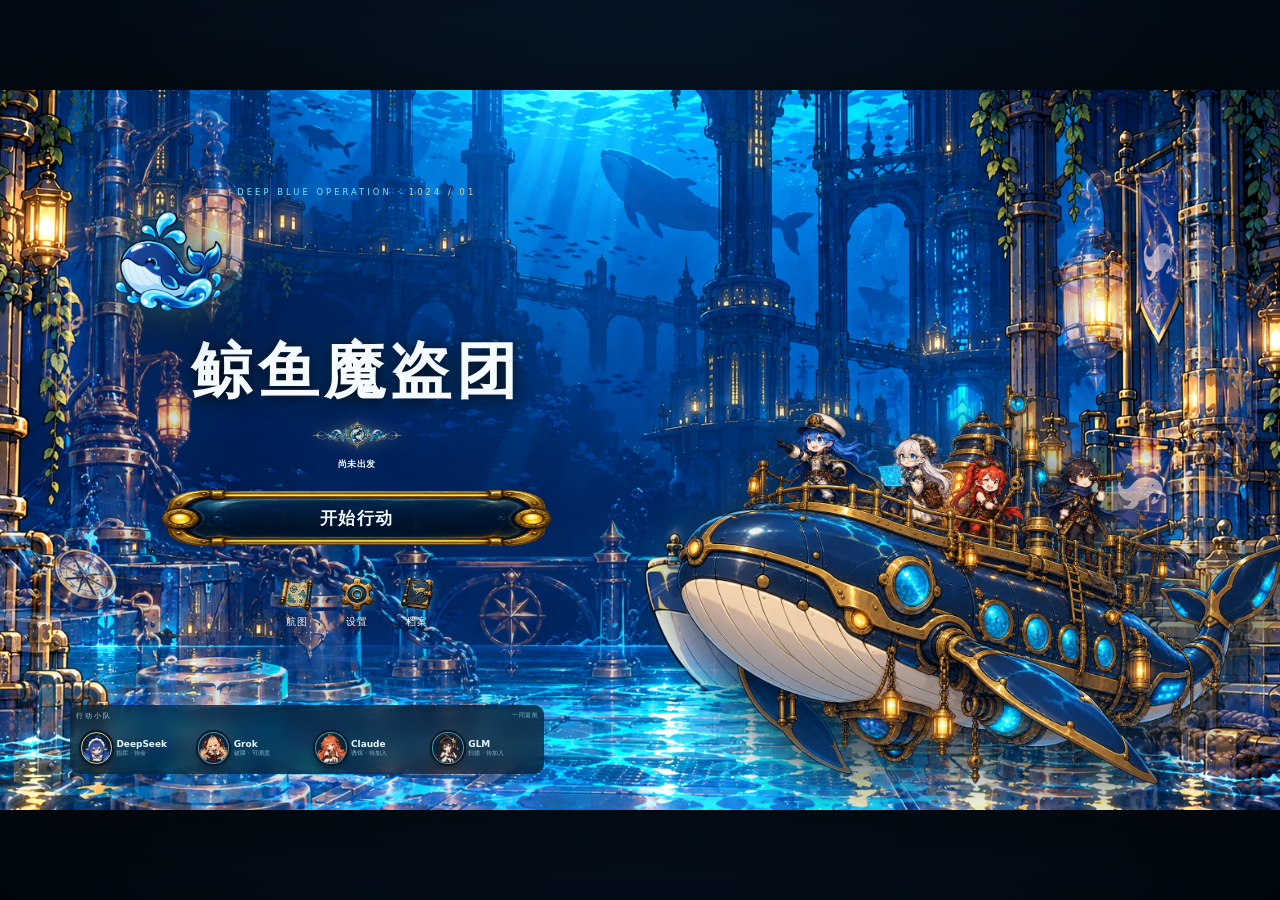
<file: index.html>
<!doctype html>
<html lang="zh-CN">
<head>
  <meta charset="UTF-8">
  <meta name="viewport" content="width=device-width,initial-scale=1,viewport-fit=cover">
  <meta name="theme-color" content="#071626">
  <meta name="description" content="鲸鱼魔盗团：操控鲸尾少女，与三名 AI 队友潜入海底机房。五章合作解谜，带着数据全员返航。">
  <title>鲸鱼魔盗团</title>
  <link rel="icon" type="image/png" href="assets/ui/whale-emblem.webp">
  <link rel="stylesheet" href="src/ui/styles.css">
</head>
<body>
  <main id="game-shell" class="game-shell" aria-label="鲸鱼魔盗团游戏">
    <canvas id="background-canvas" class="scene-canvas" aria-hidden="true"></canvas>
    <canvas id="structure-canvas" class="scene-canvas" aria-hidden="true"></canvas>
    <canvas id="game-canvas" width="1280" height="720" tabindex="0" aria-label="游戏画面。使用 A D 移动，空格跳跃，Shift 冲刺，E 互动，数字键选择队友。"></canvas>
    <canvas id="effects-canvas" class="scene-canvas" aria-hidden="true"></canvas>
    <div id="scene-labels" class="scene-labels" aria-hidden="true"></div>
    <div id="ui-root" class="ui-root" hidden></div>
    <div id="menu-root" class="menu-root"></div>
    <div id="toast-root" class="toast-root" role="status" aria-live="polite" aria-atomic="true"></div>
    <div id="dialogue-root" class="dialogue-root" role="status" aria-live="polite"></div>
  </main>
  <aside class="rotate-hint" aria-label="请横屏游玩"><div class="rotate-device">↻</div><img src="assets/ui/whale-emblem.webp" alt=""><h1>鲸鱼魔盗团</h1><p>转动设备，展开这片深蓝。</p><small>横屏后即可开始行动</small></aside>
  <noscript><div class="no-script">请启用 JavaScript，以开始《鲸鱼魔盗团》。</div></noscript>
  <script type="module" src="src/main.mjs"></script>
</body>
</html>
</file>
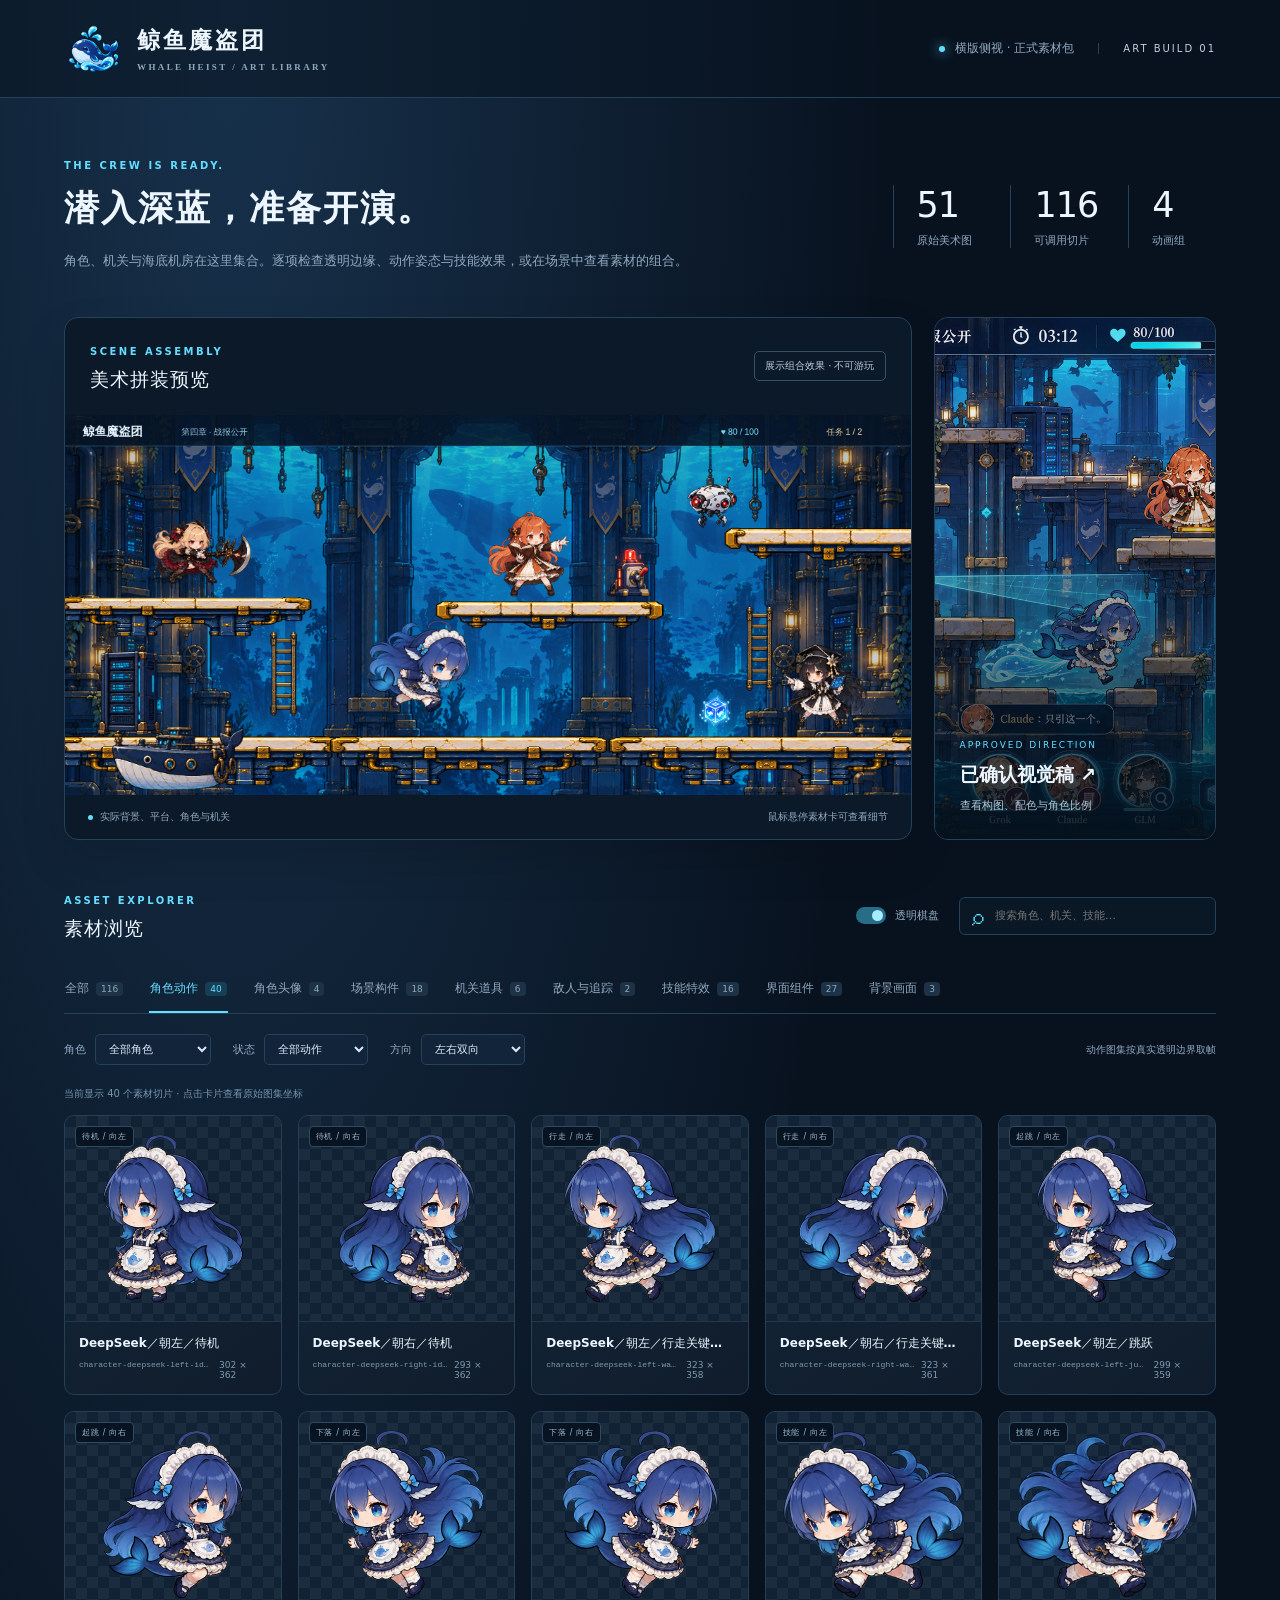
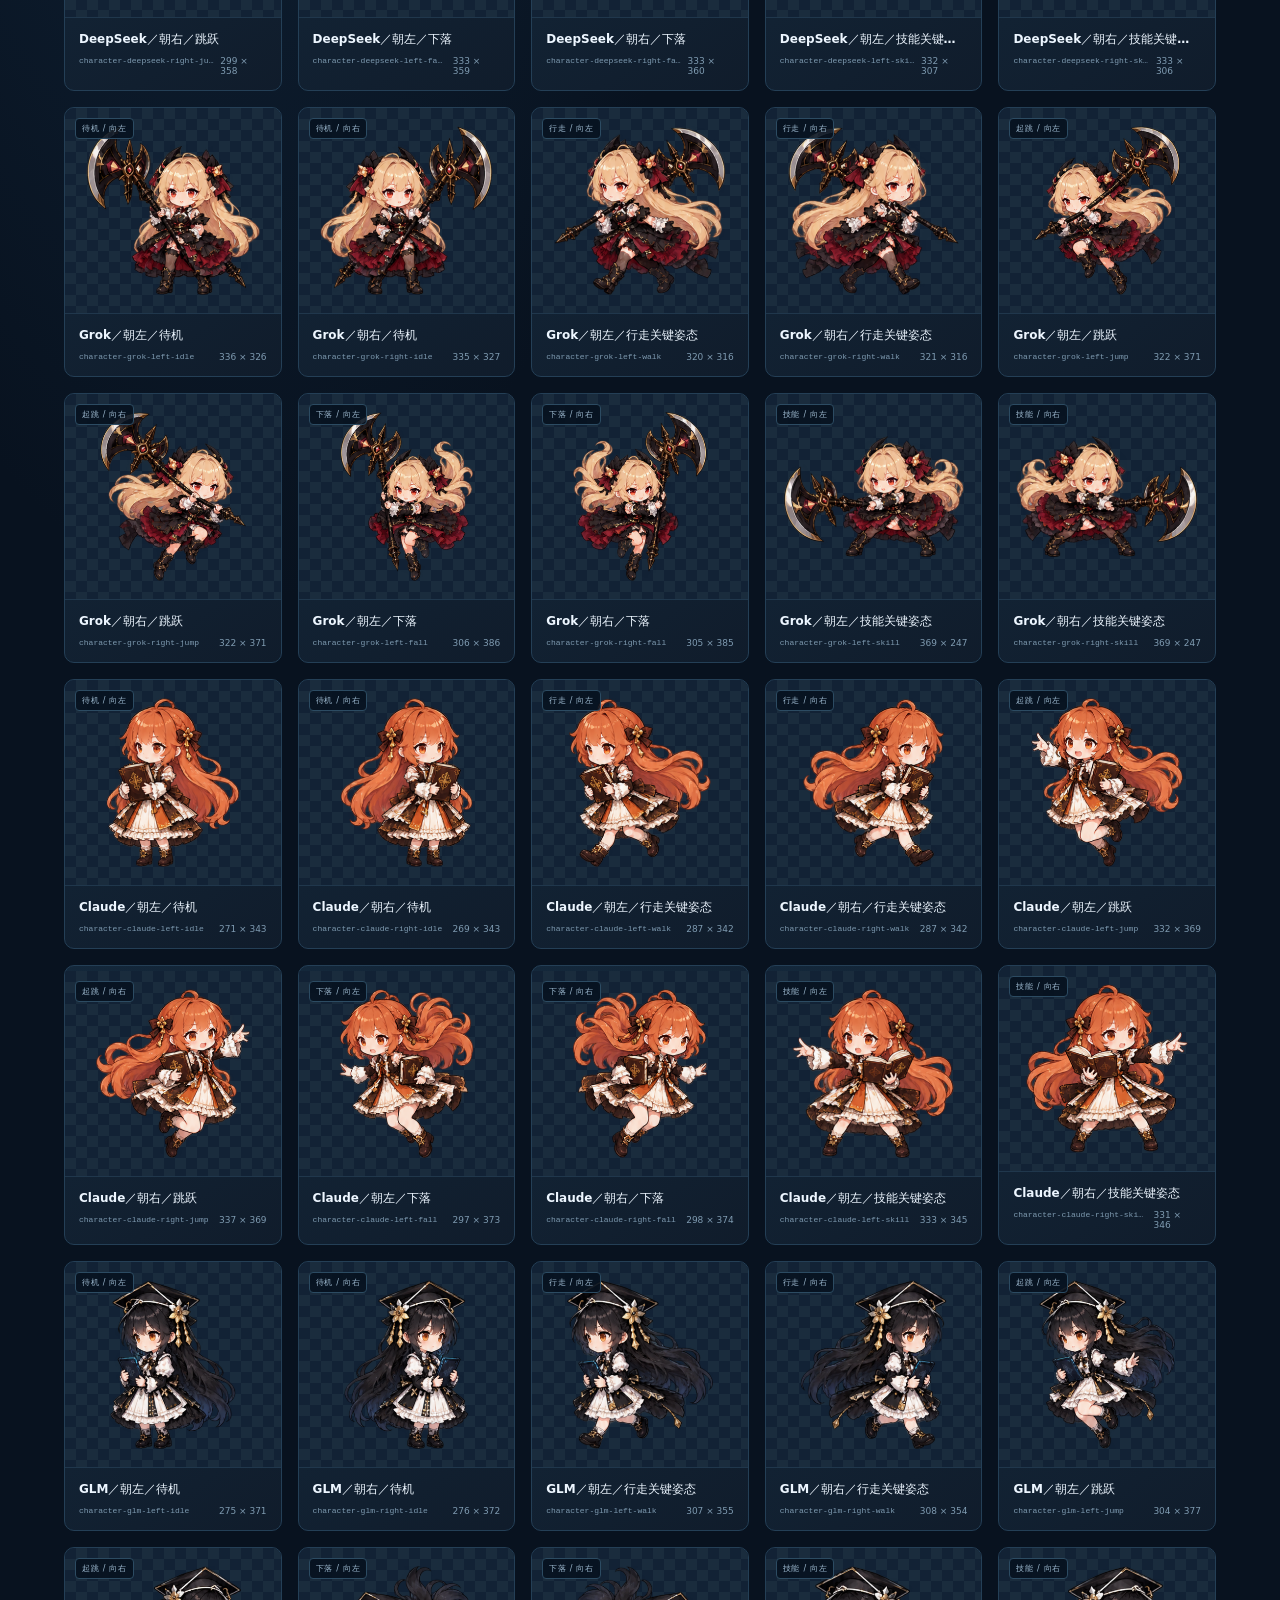
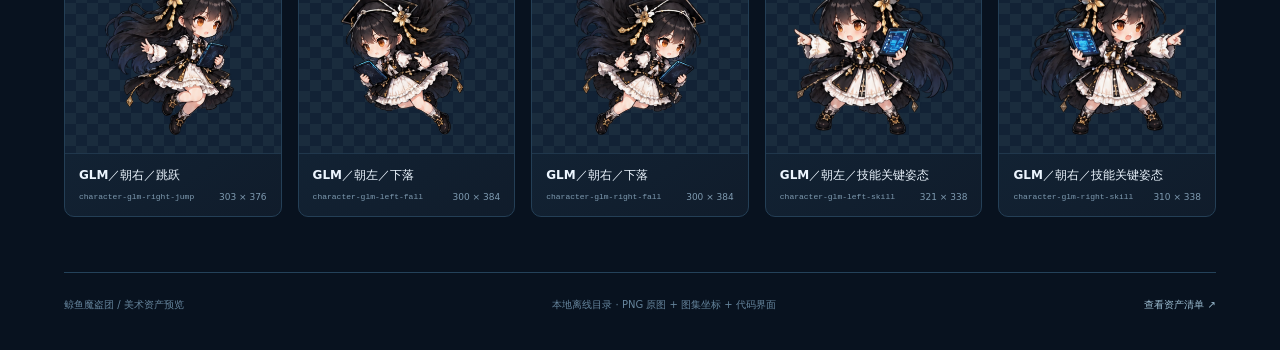
<file: assets/preview/index.html>
<!doctype html>
<html lang="zh-CN">
<head>
  <meta charset="UTF-8"><meta name="viewport" content="width=device-width,initial-scale=1">
  <title>鲸鱼魔盗团 · 美术资产库</title>
  <link rel="stylesheet" href="../ui/game-ui.css"><link rel="stylesheet" href="gallery.css">
</head>
<body>
  <header class="masthead">
    <a class="brand" href="#"><img src="../ui/whale-emblem.png" alt="鲸鱼徽标"><span>鲸鱼魔盗团<small>WHALE HEIST / ART LIBRARY</small></span></a>
    <div class="header-meta"><span class="live-dot"></span>横版侧视 · 正式素材包<span class="edition">ART BUILD 01</span></div>
  </header>
  <main>
    <section class="intro">
      <div><div class="eyebrow">THE CREW IS READY.</div><h1>潜入深蓝，准备开演。</h1><p>角色、机关与海底机房在这里集合。逐项检查透明边缘、动作姿态与技能效果，或在场景中查看素材的组合。</p></div>
      <div class="stat-grid"><div><strong id="image-count">—</strong><span>原始美术图</span></div><div><strong id="sprite-count">—</strong><span>可调用切片</span></div><div><strong id="animation-count">—</strong><span>动画组</span></div></div>
    </section>
    <section class="showcase-grid">
      <div class="assembly-panel"><div class="section-bar"><div><span class="eyebrow">SCENE ASSEMBLY</span><h2>美术拼装预览</h2></div><span class="quiet-tag">展示组合效果 · 不可游玩</span></div><canvas id="scene-canvas" width="1200" height="540" aria-label="使用实际素材拼装的海底关卡美术预览"></canvas><div class="assembly-caption"><span><i></i>实际背景、平台、角色与机关</span><span>鼠标悬停素材卡可查看细节</span></div></div>
      <a class="concept-card" href="../concepts/gameplay-sideview-visual-target.png" target="_blank" rel="noopener"><img src="../concepts/gameplay-sideview-visual-target.png" alt="已确认的游戏视觉目标"><span><small>APPROVED DIRECTION</small><strong>已确认视觉稿 ↗</strong><em>查看构图、配色与角色比例</em></span></a>
    </section>
    <section class="library">
      <div class="library-heading"><div><span class="eyebrow">ASSET EXPLORER</span><h2>素材浏览</h2></div><label class="checker-control"><input id="checker-toggle" type="checkbox" checked><span class="switch"></span>透明棋盘</label><label class="search-field"><span aria-hidden="true">⌕</span><input id="asset-search" type="search" placeholder="搜索角色、机关、技能…" aria-label="搜索素材"></label></div>
      <nav id="tabs" class="tabs" aria-label="素材分类"></nav>
      <div id="actor-controls" class="filter-bar"><label>角色 <select id="character-select"><option value="all">全部角色</option><option value="deepseek">DeepSeek</option><option value="grok">Grok</option><option value="claude">Claude</option><option value="glm">GLM</option></select></label><label>状态 <select id="state-select"><option value="all">全部动作</option><option value="idle">待机</option><option value="walk">行走</option><option value="jump">起跳</option><option value="fall">下落</option><option value="skill">技能</option></select></label><label>方向 <select id="direction-select"><option value="all">左右双向</option><option value="left">向左</option><option value="right">向右</option></select></label><span>动作图集按真实透明边界取帧</span></div>
      <div id="fx-controls" class="filter-bar" hidden><button id="fx-play" class="small-button" type="button">暂停播放</button><label>播放速度 <input id="fx-speed" type="range" min="2" max="18" value="8"><output id="fx-speed-label">8 FPS</output></label><span>逐帧展示原始技能图集</span></div>
      <p id="catalog-status" class="catalog-status" role="status">正在载入本地素材目录…</p><div id="asset-grid" class="asset-grid"></div>
    </section>
    <section id="ui-showcase" class="ui-showcase" hidden>
      <div class="library-heading"><div><span class="eyebrow">INTERFACE COMPONENTS</span><h2>游戏界面组件</h2></div><p>文字与布局由代码渲染，可直接复用。</p></div>
      <div class="ui-demo-grid">
        <article class="ui-demo whale-ui whale-title-menu"><span class="sample-label">01 / 主菜单</span><img src="../ui/whale-emblem.png" class="whale-menu-emblem" alt=""><h2>鲸鱼魔盗团</h2><p>把话说清楚，把队友带回家。</p><button class="whale-button whale-button-primary" type="button">开始行动</button><button class="whale-button" type="button">继续航程</button></article>
        <article class="ui-demo whale-ui"><span class="sample-label">02 / 任务 HUD</span><div class="whale-hud"><b>第四章 · 战报公开</b><span>03:12</span><span class="whale-health">♥ 80 / 100</span><span class="whale-cargo">◇ ◇ ▢</span></div><div class="whale-mission"><span class="whale-pill">任务</span> 关闭广播 <b>1 / 2</b></div><div class="whale-progress"><i style="width:80%"></i></div></article>
        <article class="ui-demo whale-ui"><span class="sample-label">03 / 指令预览</span><div class="whale-command-preview"><b>Claude</b><span>只引这个。</span><span class="whale-command-cost">限定词 × 1</span></div><div class="whale-target-line"><i></i><i></i><i></i><span>预览作用范围</span></div><p class="whale-hint">确认后消耗限定词，队友按目标执行。</p></article>
        <article class="ui-demo whale-ui"><span class="sample-label">04 / 小队指令面板</span><div class="whale-command-panel"><button class="whale-crew-card" type="button"><img src="../portraits/grok-portrait.png" alt="Grok"><b>Grok</b><small>破障</small></button><button class="whale-crew-card is-selected" type="button"><img src="../portraits/claude-portrait.png" alt="Claude"><b>Claude</b><small>诱饵</small></button><button class="whale-crew-card" type="button"><img src="../portraits/glm-portrait.png" alt="GLM"><b>GLM</b><small>扫描</small></button></div></article>
        <article class="ui-demo whale-ui"><span class="sample-label">05 / 触屏操作</span><div class="whale-touch-controls"><div><button class="whale-touch-button" type="button" aria-label="向左">◀</button><button class="whale-touch-button" type="button" aria-label="向右">▶</button></div><div><button class="whale-touch-button whale-touch-action" type="button">↑<small>跳跃</small></button><button class="whale-touch-button whale-touch-action" type="button">≈<small>冲刺</small></button></div></div></article>
        <article class="ui-demo whale-ui"><span class="sample-label">06 / 角色对话</span><div class="whale-dialogue"><img src="../portraits/deepseek-portrait.png" alt="DeepSeek"><div><b>DeepSeek</b><p>数据到手！等等……谁把战报公开了？</p></div><span class="whale-dialogue-next">▼</span></div></article>
        <article class="ui-demo whale-ui"><span class="sample-label">07 / 章节结算</span><div class="whale-chapter-result"><span class="whale-pill">CHAPTER 04 CLEAR</span><h3>战报公开</h3><div class="whale-result-stats"><span>数据 <b>12</b></span><span>用时 <b>04:38</b></span><span>暴露 <b>低</b></span></div><button class="whale-button whale-button-primary" type="button">下一章 →</button></div></article>
        <article class="ui-demo whale-ui"><span class="sample-label">08 / 主线结算</span><div class="whale-campaign-result"><div class="whale-rank">A</div><div><span class="whale-pill">全员返航</span><h3>本次行动，顺利收工。</h3><p>五章完成 · 数据已归档 · 小队完整</p><div class="whale-result-actions"><button class="whale-button" type="button">调查笔录</button><button class="whale-button whale-button-primary" type="button">章节挑战</button></div></div></div></article>
      </div>
    </section>
    <footer><span>鲸鱼魔盗团 / 美术资产预览</span><span>本地离线目录 · PNG 原图 + 图集坐标 + 代码界面</span><a href="../asset-manifest.json" target="_blank">查看资产清单 ↗</a></footer>
  </main>
  <dialog id="asset-dialog"><form method="dialog"><button class="dialog-close" aria-label="关闭">×</button></form><div class="inspector-preview"><canvas id="inspector-canvas" width="800" height="700"></canvas></div><div class="inspector-info"><span id="inspector-category" class="eyebrow"></span><h2 id="inspector-title"></h2><p id="inspector-meta"></p><code id="inspector-source"></code><a id="inspector-open" class="small-button" target="_blank" rel="noopener">打开原始图集 ↗</a></div></dialog>
  <script src="catalog.js"></script><script src="gallery.js"></script>
</body>
</html>
</file>
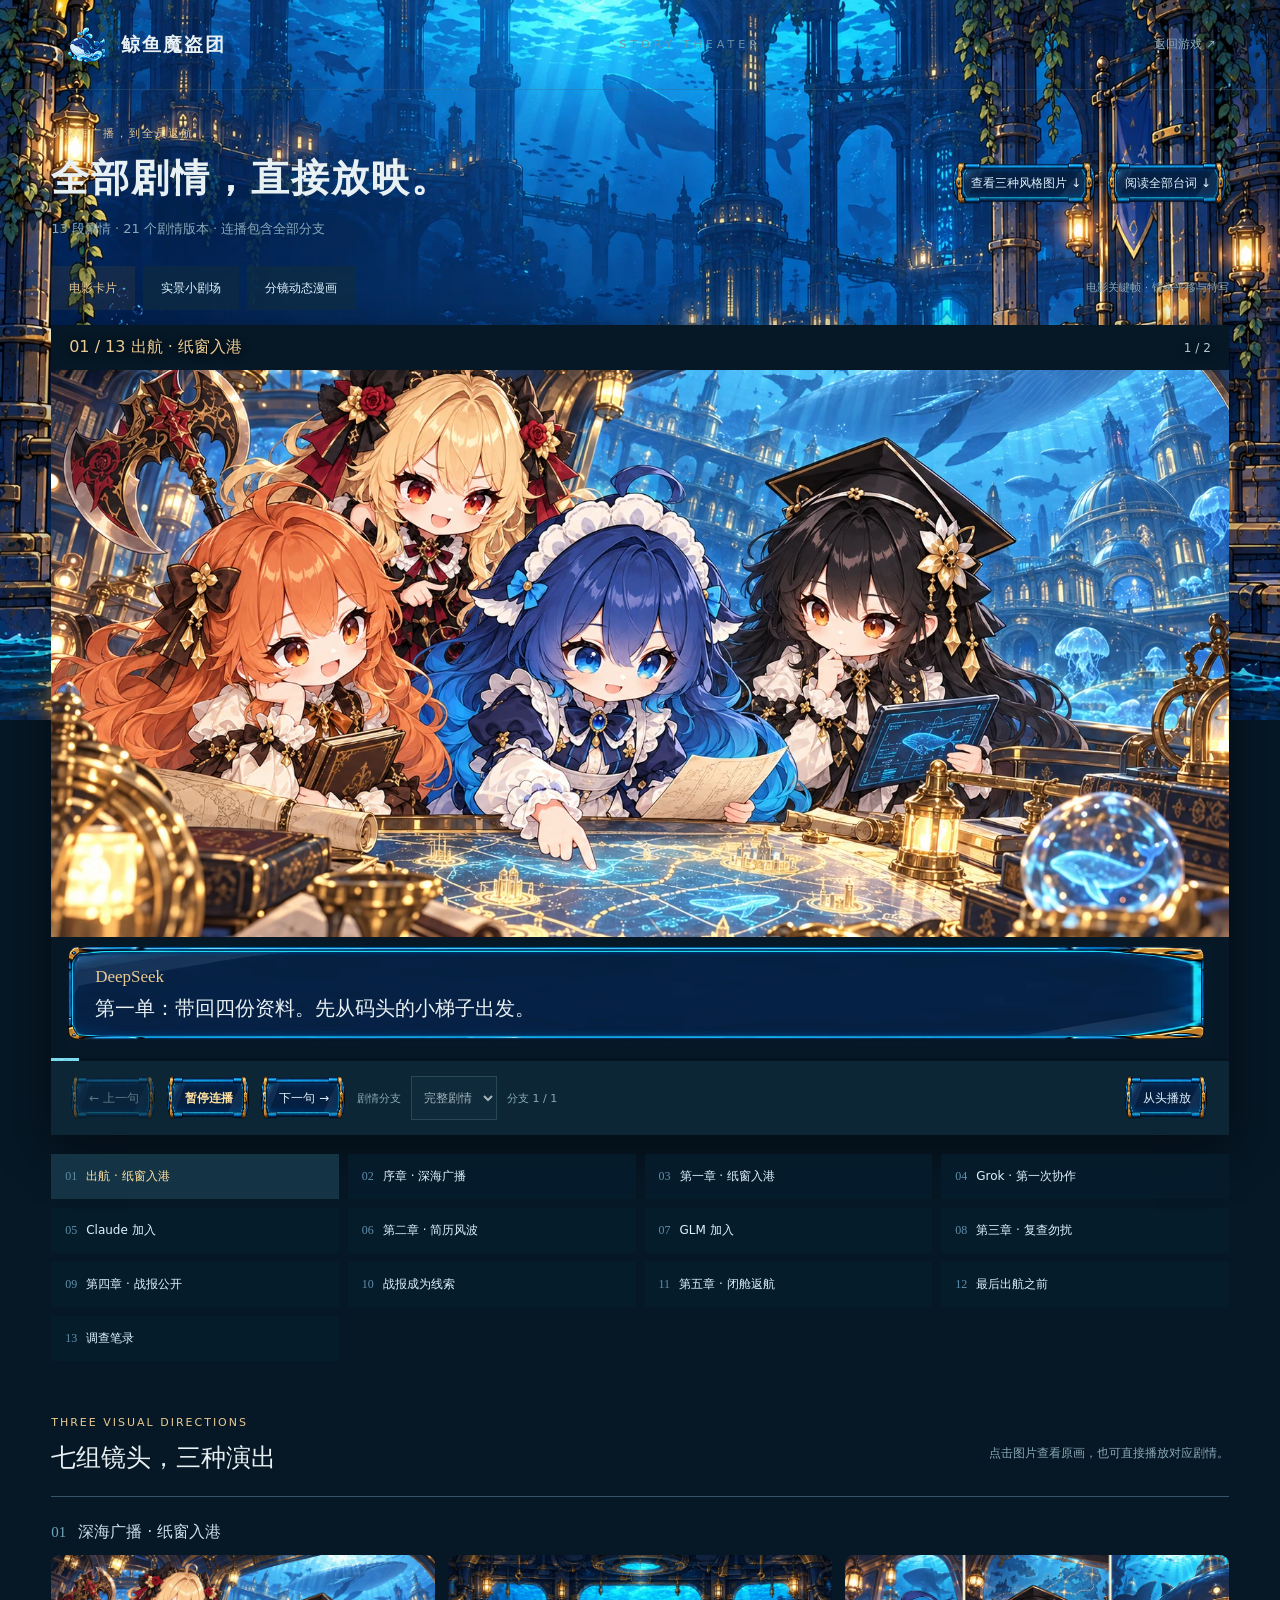
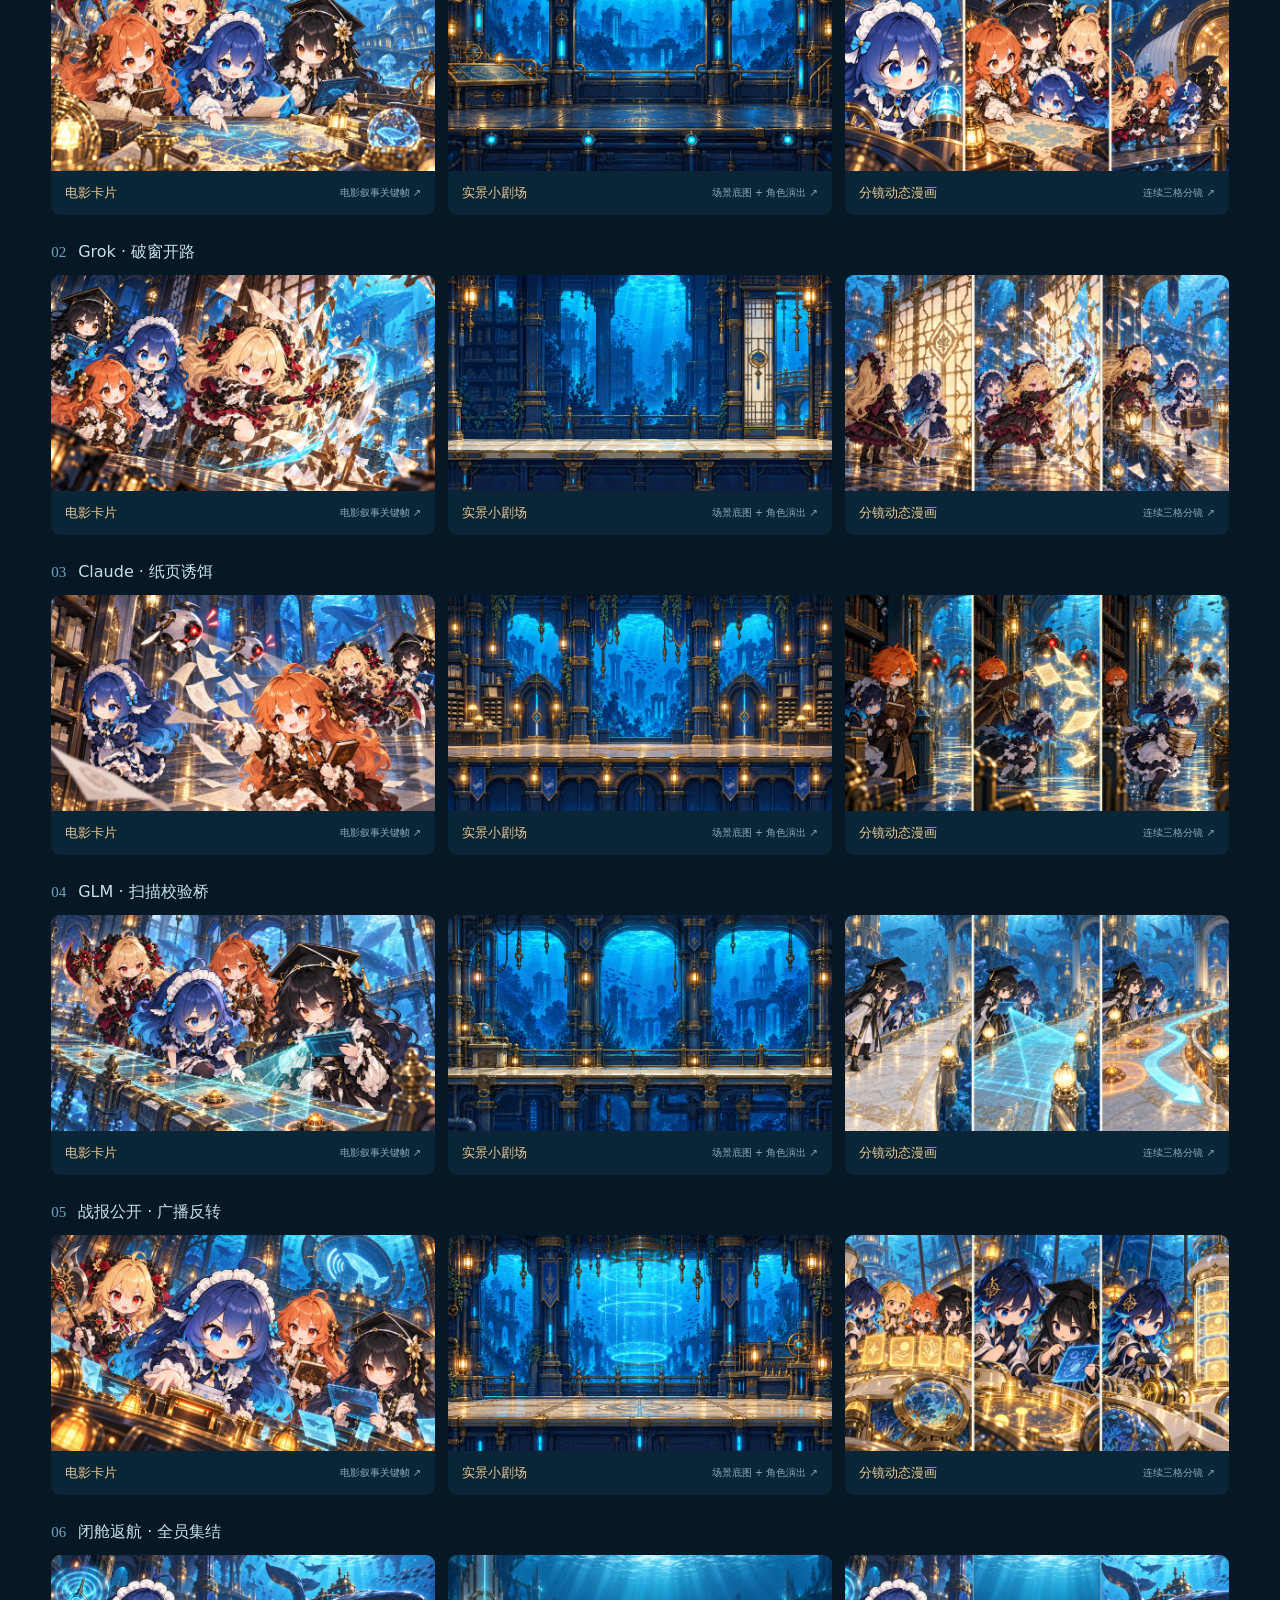
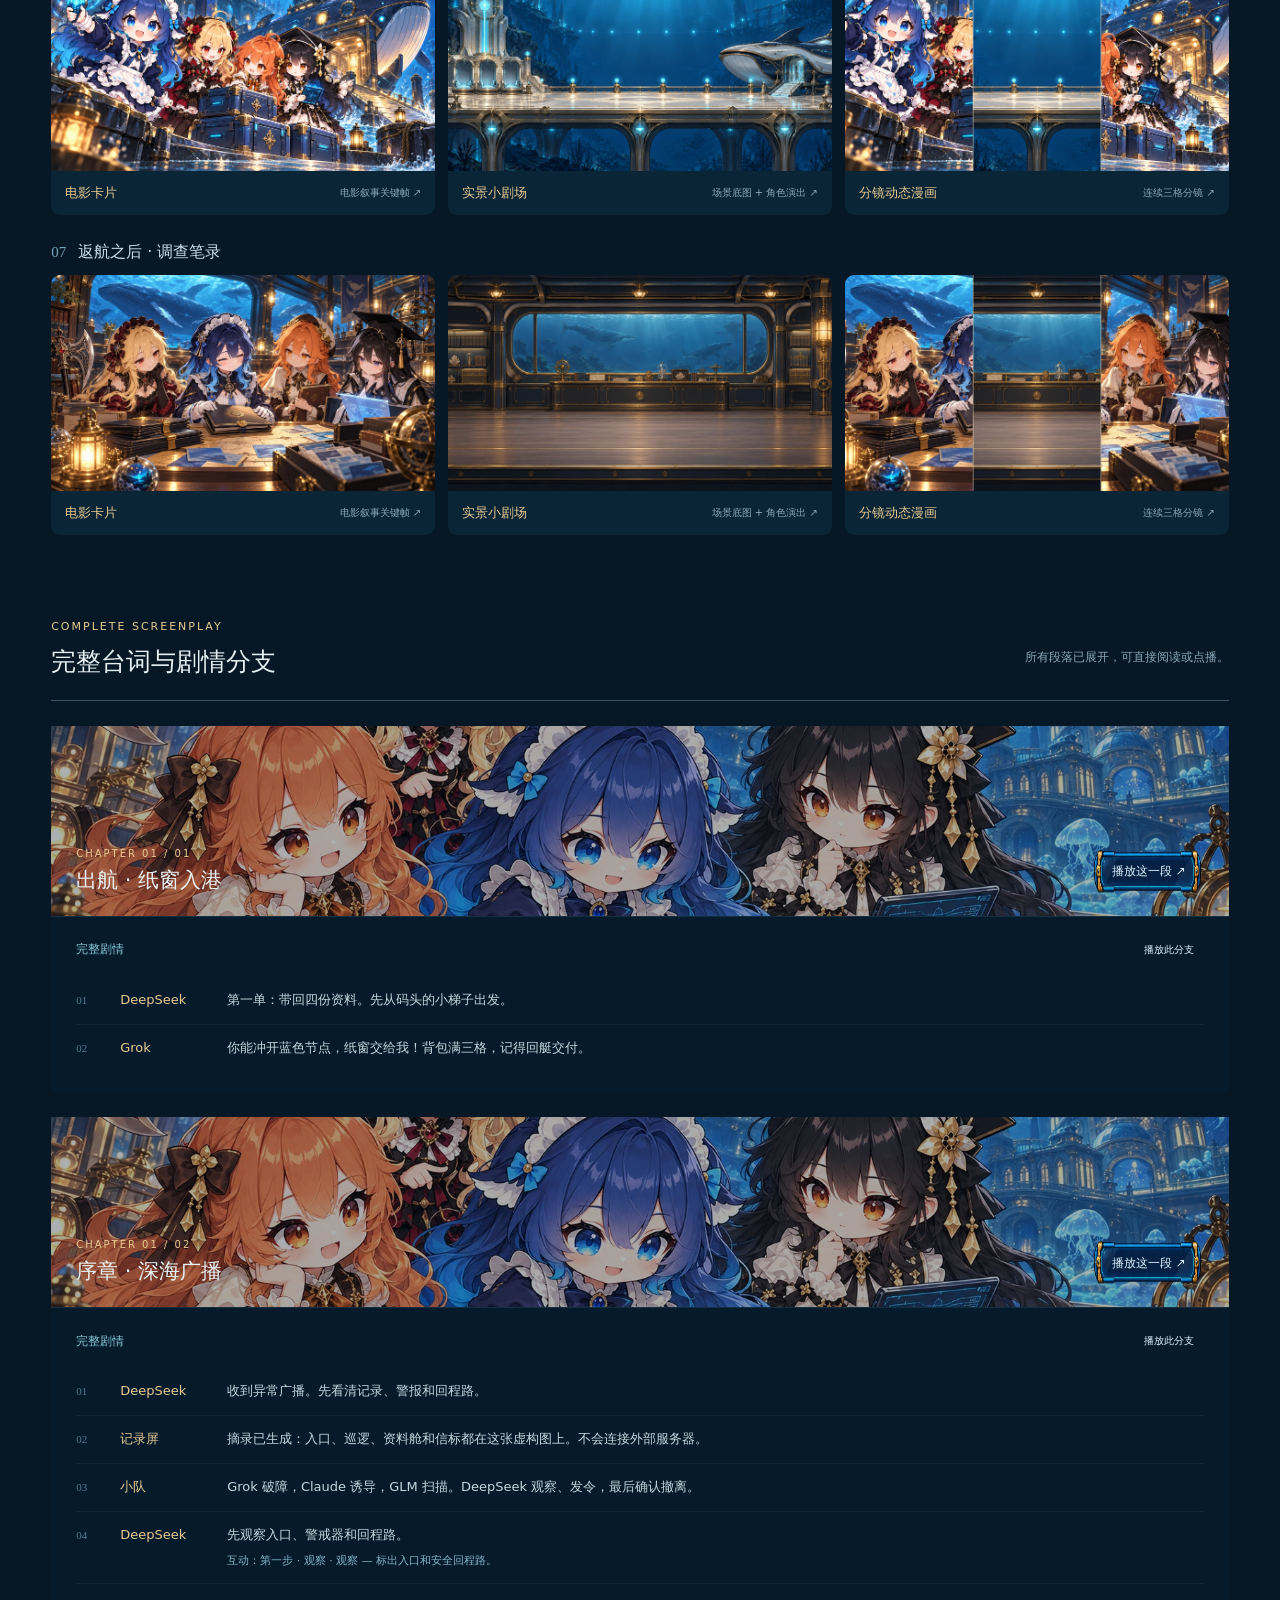
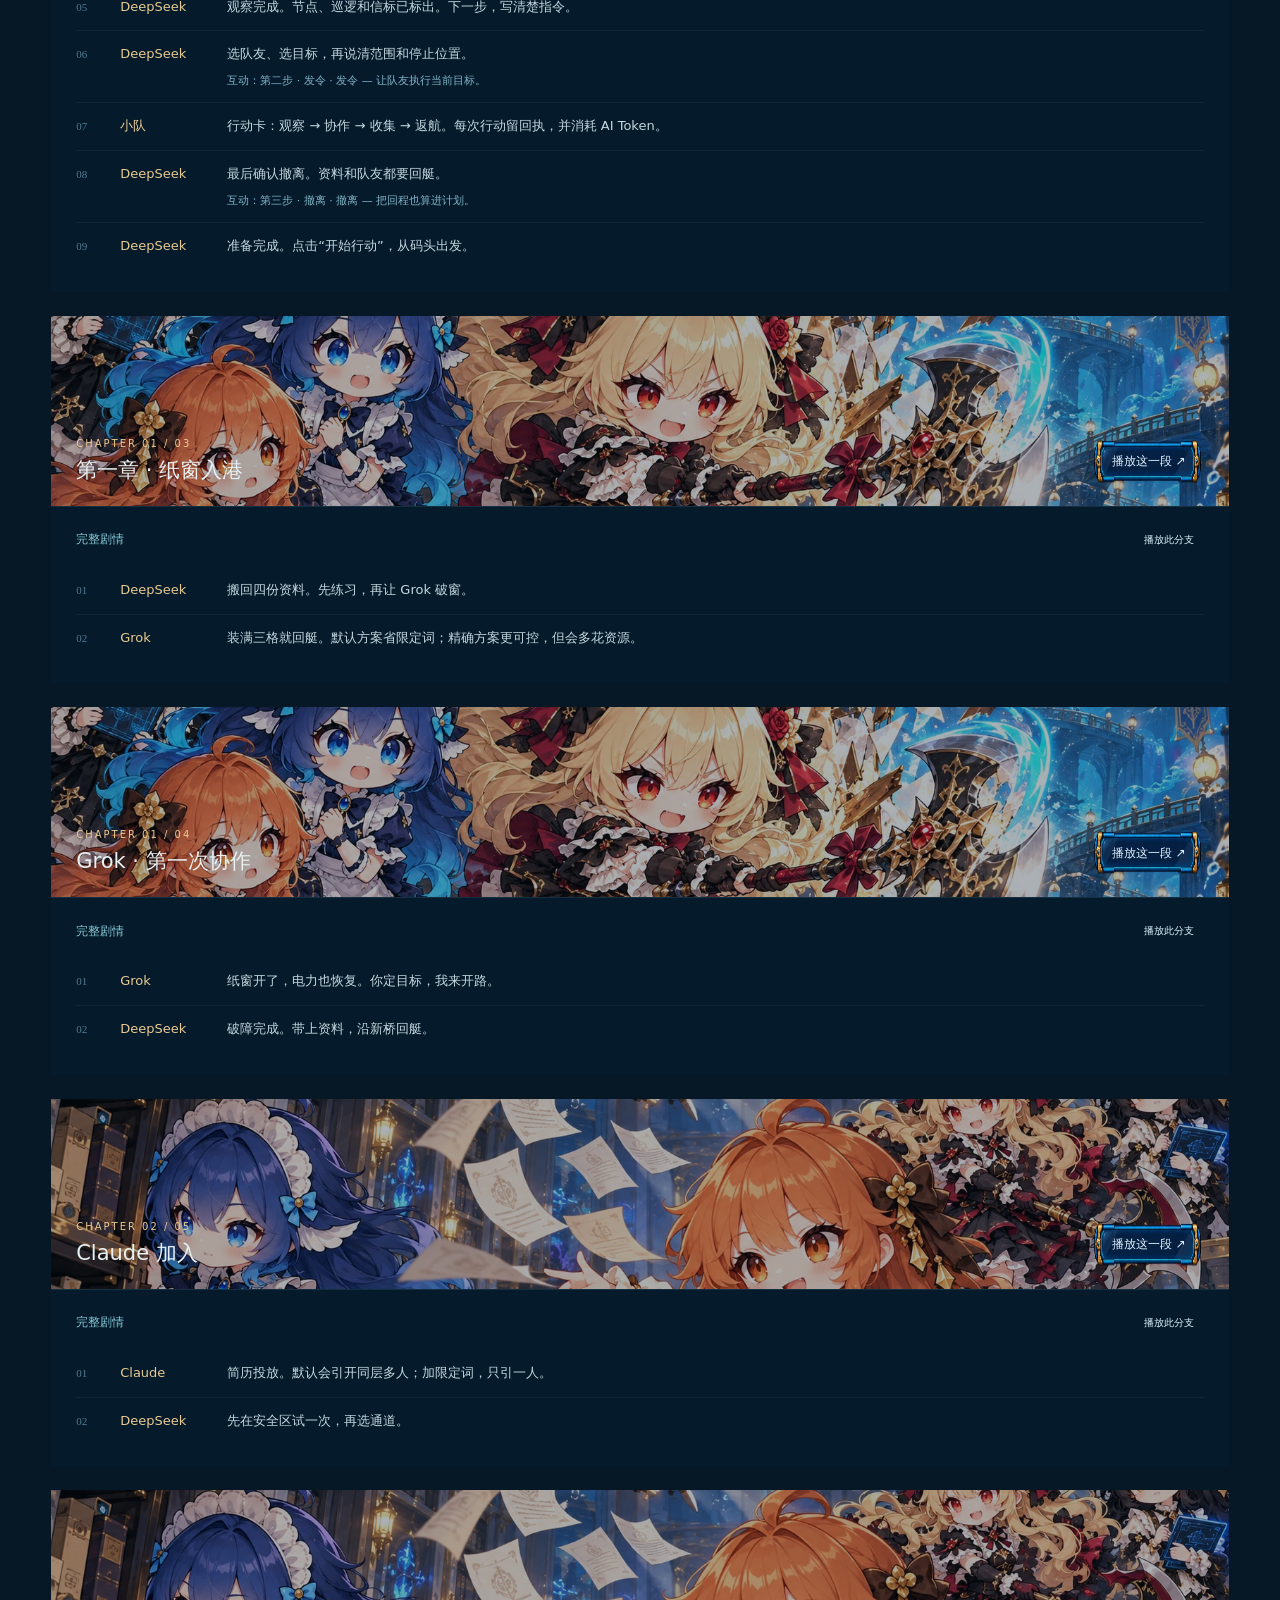
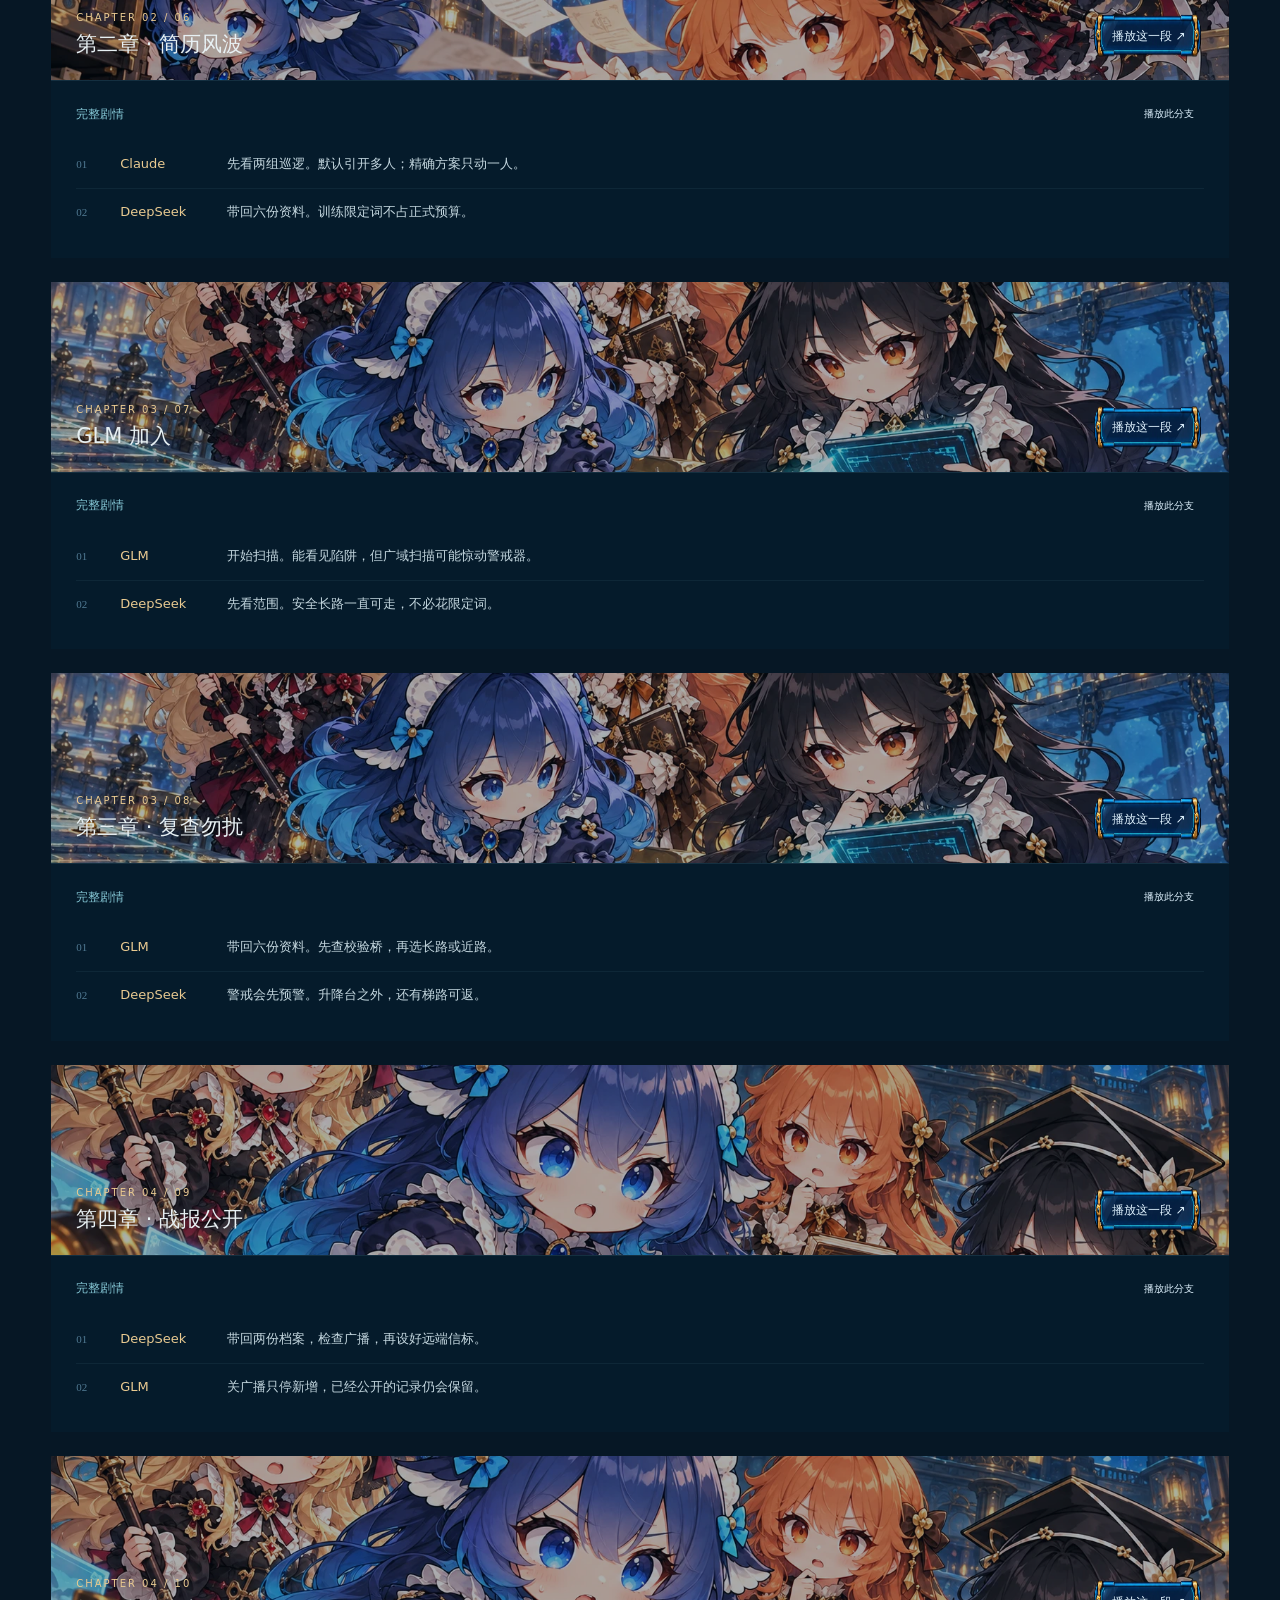
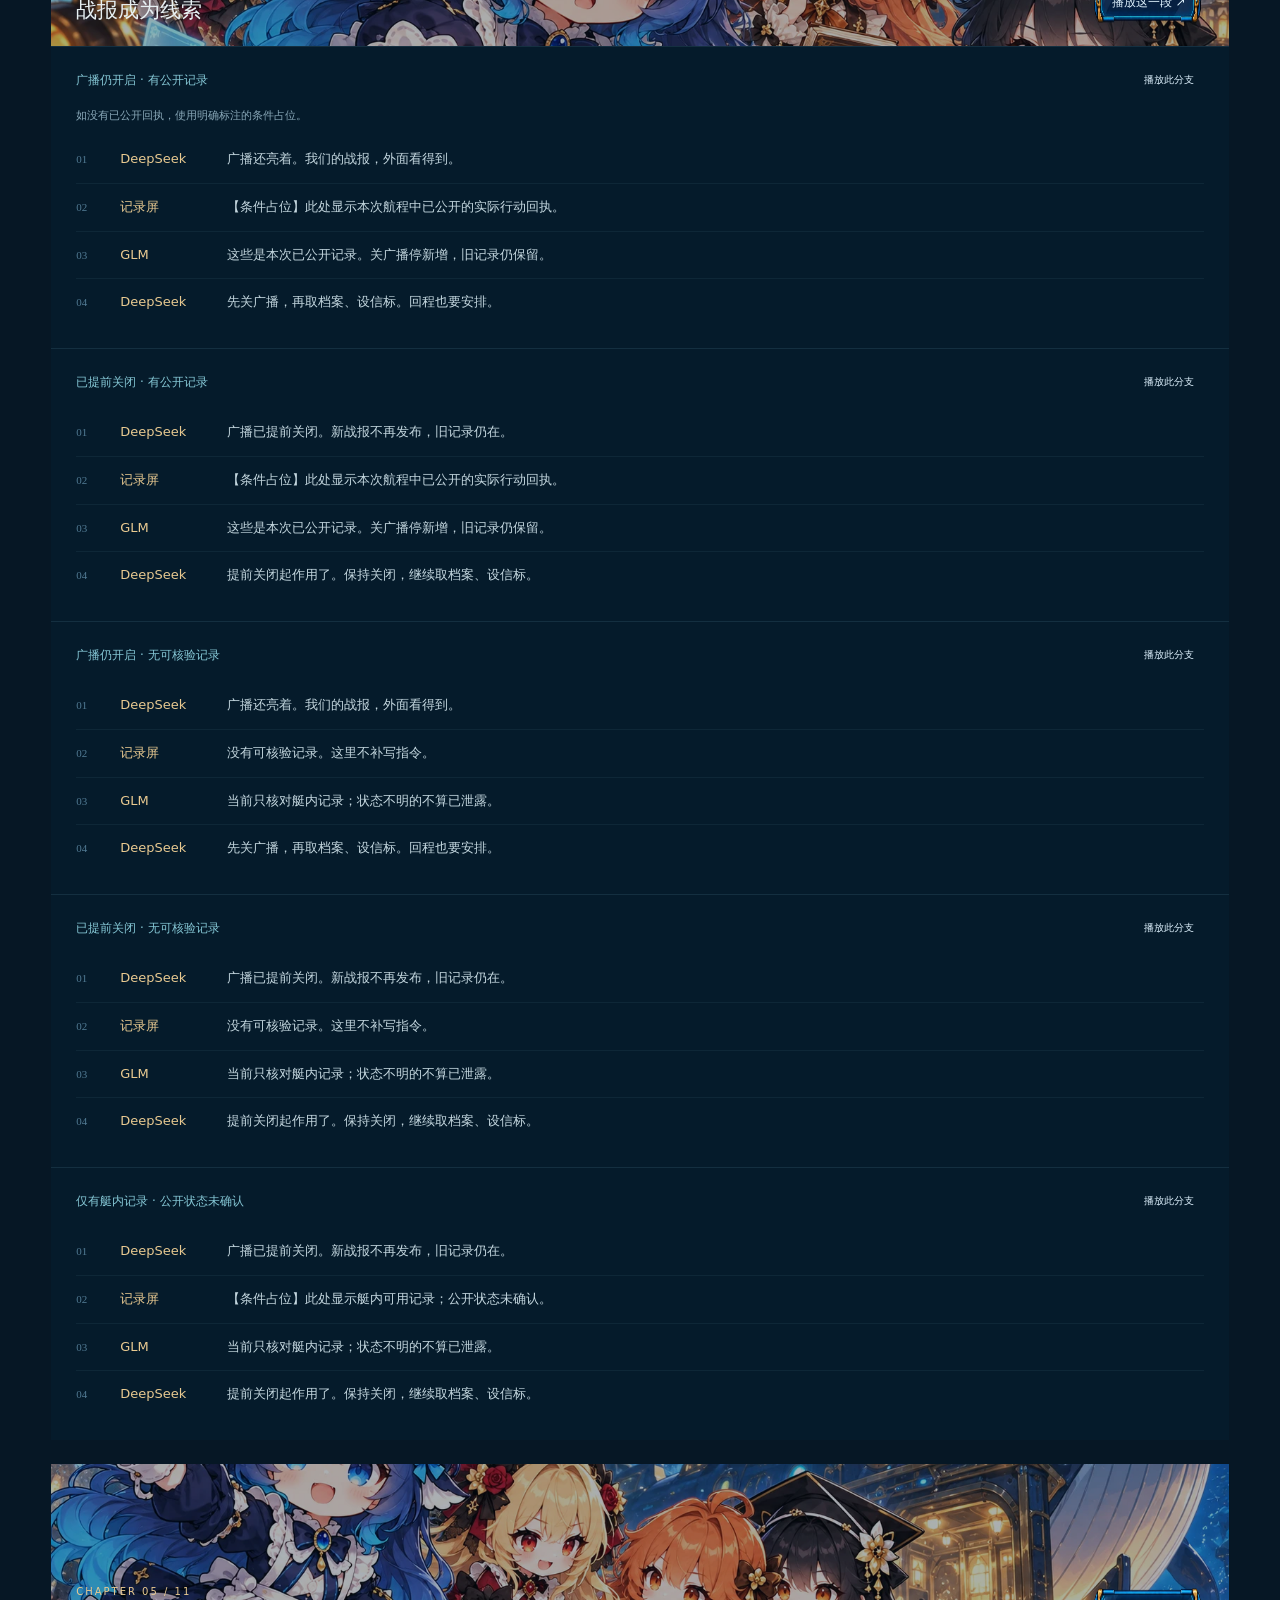
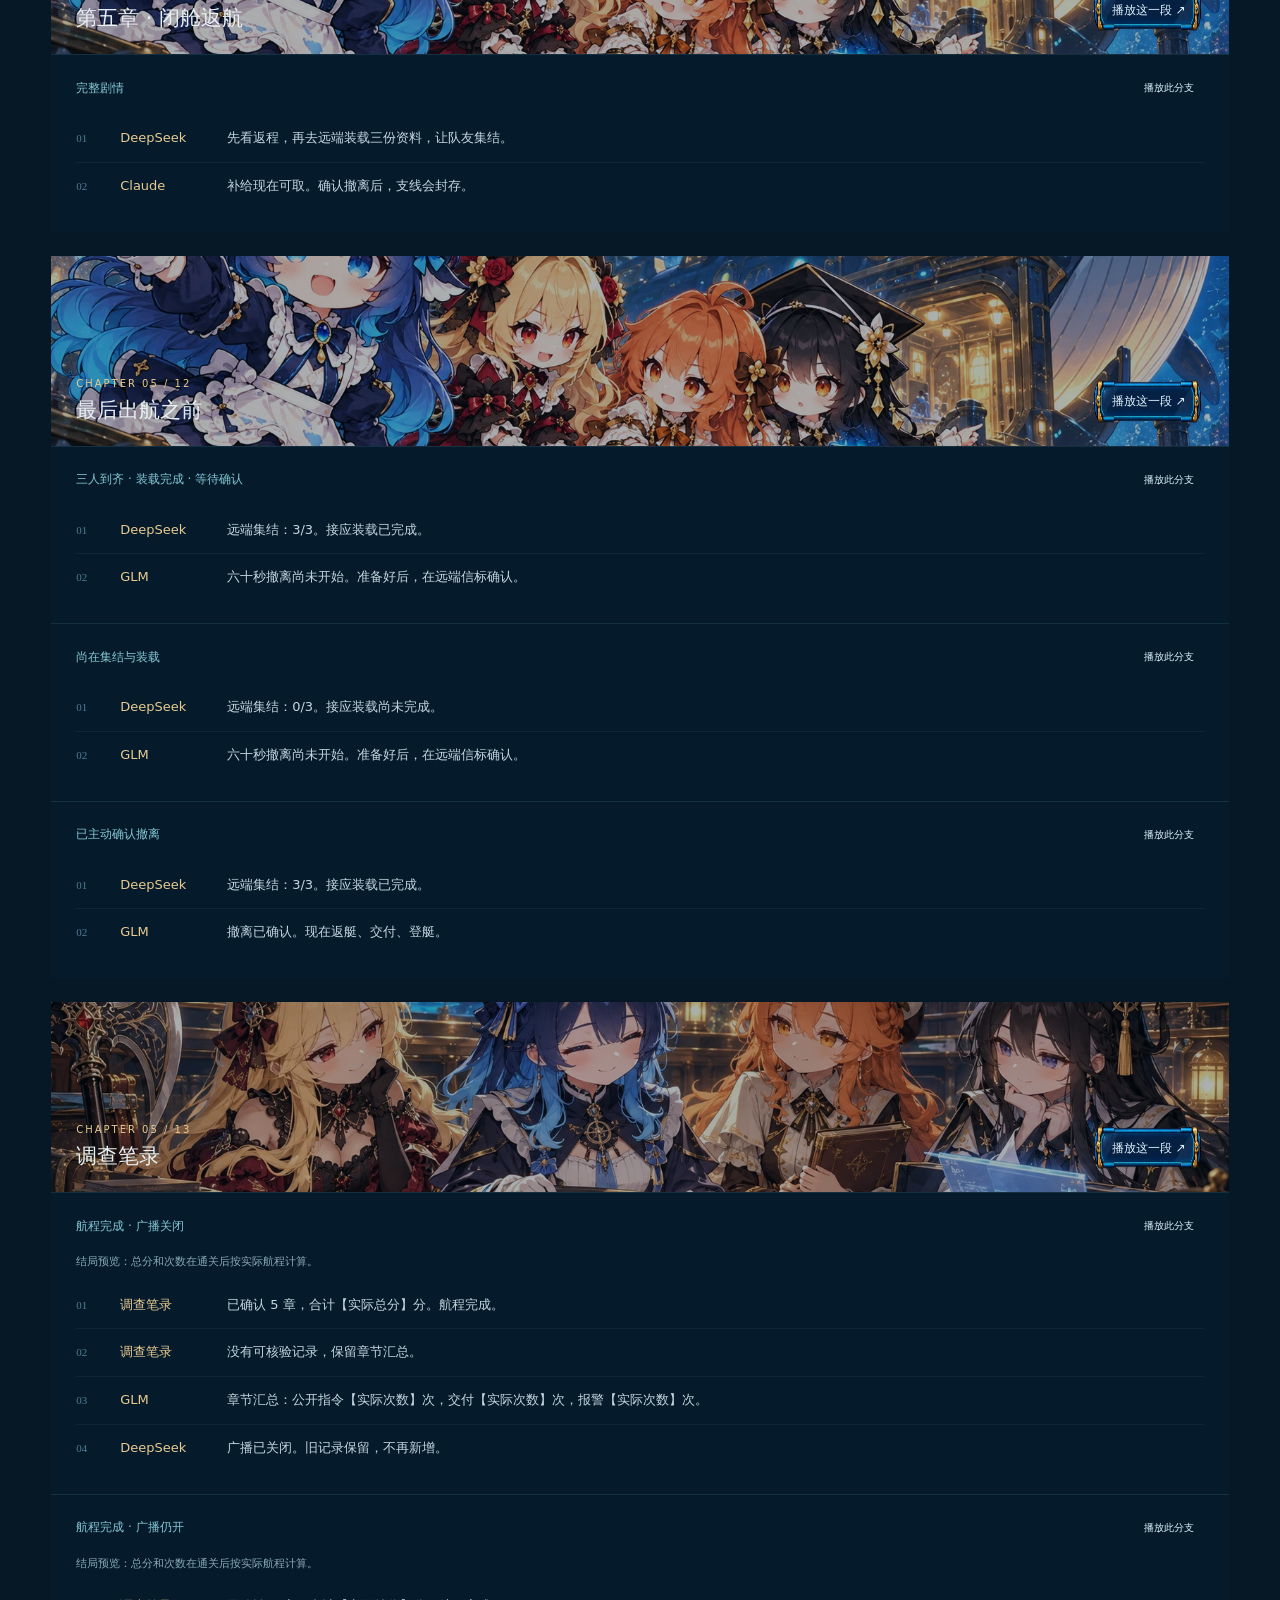
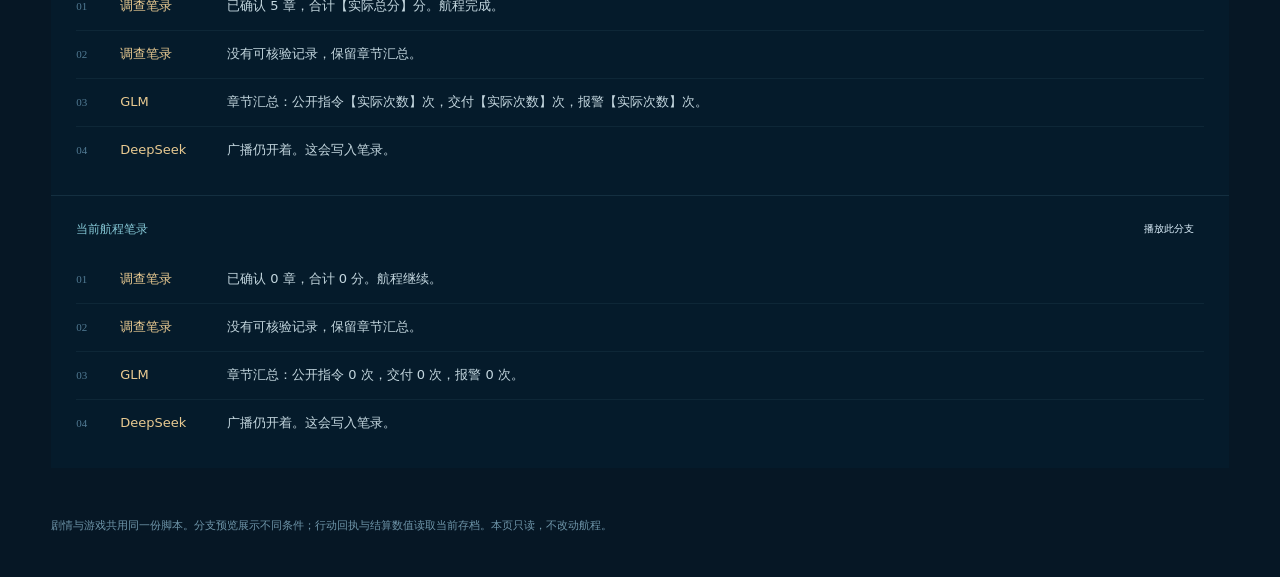
<file: story-theater.html>
<!doctype html>
<html lang="zh-CN">
<head>
  <meta charset="UTF-8">
  <meta name="viewport" content="width=device-width,initial-scale=1">
  <meta name="theme-color" content="#061725">
  <title>全部剧情放映 · 鲸鱼魔盗团</title>
  <link rel="icon" href="assets/ui/whale-emblem.webp">
  <link rel="stylesheet" href="src/ui/story-theater.css">
</head>
<body>
  <header class="masthead"><a class="brand" href="./"><img src="assets/ui/whale-emblem.webp" alt="">鲸鱼魔盗团</a><span>STORY THEATER</span><a href="./">返回游戏 ↗</a></header>
  <main>
    <section class="intro"><div><p class="eyebrow">从深海广播，到全员返航</p><h1>全部剧情，直接放映。</h1><p id="summary">正在展开全部剧情…</p></div><div class="intro-links"><a class="quiet-button" href="#art-gallery">查看三种风格图片 ↓</a><a class="quiet-button" href="#screenplay">阅读全部台词 ↓</a></div></section>
    <div class="style-selector" role="group" aria-label="剧情演出风格"><button type="button" data-style="cinematic" aria-pressed="true">电影卡片</button><button type="button" data-style="stage" aria-pressed="false">实景小剧场</button><button type="button" data-style="comic" aria-pressed="false">分镜动态漫画</button><p id="style-description">电影关键帧 · 镜头平移与特写</p></div>
    <section class="theater" aria-label="全部剧情播放器">
      <div class="screen style-cinematic" id="screen">
        <div class="scene-meta"><span id="scene-heading"></span><span id="line-count"></span></div>
        <div class="scene-visual">
        <div class="scene-art" id="scene-art"></div><div class="screen-shade"></div>
        <canvas id="stage-canvas" class="stage-canvas" width="1280" height="720" aria-label="正式角色与技能演出" hidden></canvas>
        <div class="stage-fallback" id="stage-fallback" hidden></div>
        <img class="actor" id="actor" alt="">
        </div>
        <div class="subtitle"><span id="speaker"></span><p id="dialogue" aria-live="polite"></p><div class="choice-preview" id="choice-preview"></div></div>
        <div class="progress"><i id="progress"></i></div>
      </div>
      <div class="transport"><button id="previous" type="button">← 上一句</button><button class="primary" id="play" type="button">暂停连播</button><button id="next" type="button">下一句 →</button><label class="branch-label" for="branch-select">剧情分支</label><select id="branch-select" aria-label="剧情分支"></select><span id="play-status"></span><button id="restart" type="button">从头播放</button></div>
      <div id="comic-strip" class="comic-strip" hidden><div><span>本段完整三格分镜</span><span id="comic-phase"></span></div><img id="comic-strip-image" alt="当前剧情完整三格分镜"></div>
    </section>
    <nav id="scene-nav" class="scene-nav" aria-label="全部剧情章节"></nav>
    <section id="art-gallery" class="art-gallery"><div class="section-title"><div><p class="eyebrow">THREE VISUAL DIRECTIONS</p><h2>七组镜头，三种演出</h2></div><p>点击图片查看原画，也可直接播放对应剧情。</p></div><div id="gallery-list"></div></section>
    <section id="screenplay" class="screenplay"><div class="section-title"><div><p class="eyebrow">COMPLETE SCREENPLAY</p><h2>完整台词与剧情分支</h2></div><p>所有段落已展开，可直接阅读或点播。</p></div><div id="script-list"></div></section>
    <footer>剧情与游戏共用同一份脚本。分支预览展示不同条件；行动回执与结算数值读取当前存档。本页只读，不改动航程。</footer>
  </main>
  <dialog id="art-preview" class="art-preview"><div class="preview-heading"><h2 id="preview-title"></h2><button id="preview-close" type="button" aria-label="关闭原画">关闭 ×</button></div><img id="preview-image" alt=""><div class="preview-actions"><button id="preview-play" class="primary" type="button">播放这段剧情 →</button><p id="preview-description"></p></div></dialog>
  <script type="module" src="src/ui/story-theater.mjs"></script>
</body>
</html>
</file>
<file: src/ui/styles.css>
/* Runtime style entrypoint. Keep component files stable while providing one stylesheet dependency. */
@import url("./game.css");
@import url("./ui-v3.css");
@import url("./ui-polish.css");
@import url("./ui-icon-polish.css");
@import url("./visual-direction.css");
@import url("./component-art.css");
@import url("./story-layout.css");
@import url("./player-polish.css");
</file>
<file: assets/ui/game-ui.css>
/* Whale Heist interface kit. All text remains live HTML; painted PNG badges
   carry the fixed visual language while dynamic values stay in HTML. */
.whale-ui{--whale-ink:#081729;--whale-panel:rgba(8,25,44,.94);--whale-panel-light:#183b53;--whale-line:#609cbd;--whale-cyan:#69e0ff;--whale-gold:#e9c37d;--whale-text:#ecf7ff;--whale-muted:#a7c1d5;color:var(--whale-text);font-family:"Microsoft YaHei UI","Microsoft YaHei",sans-serif;line-height:1.5;font-synthesis:none}.whale-ui *{box-sizing:border-box}.whale-ui button{font:inherit;cursor:pointer}.whale-ui button:focus-visible{outline:3px solid var(--whale-cyan);outline-offset:4px}.whale-icon{width:1.5em;height:1.5em;fill:none;stroke:currentColor;stroke-width:2;stroke-linecap:round;stroke-linejoin:round;vertical-align:middle}.whale-button{display:inline-flex;align-items:center;justify-content:center;gap:.5em;min-height:40px;padding:10px 26px;color:var(--whale-text);border:1px solid #6d9dbb;border-radius:8px;background:#12324b url('../../assets/ui/button-rail.png') center/100% 100% no-repeat;box-shadow:inset 0 1px #d8f5ff30,0 4px 12px #0004;letter-spacing:.06em;font-size:14px;transition:filter .15s,transform .15s}.whale-button:hover{filter:brightness(1.15)}.whale-button:active{transform:translateY(1px)}.whale-button-primary{background-image:url('../../assets/ui/button-rail.png');filter:saturate(1.2) brightness(1.1);border-color:#b6f5ff;color:#08273d;font-weight:700;box-shadow:inset 0 1px #fff9,0 0 18px #3cc3ff25}.whale-button:disabled{opacity:.4;cursor:default}.whale-pill{display:inline-flex;align-items:center;border:1px solid #7aa1b77a;border-radius:4px;padding:3px 8px;letter-spacing:.1em;font-size:9px;color:var(--whale-gold);background:#162c41}.whale-hint{font-size:11px;color:var(--whale-muted)}
/* 01. Title menu */
.whale-title-menu{text-align:center;background:var(--whale-ink) url('../../assets/backgrounds/menu-background.png') center/cover no-repeat}.whale-title-menu h1,.whale-title-menu h2{font-family:"Microsoft YaHei",serif;font-weight:700;letter-spacing:.16em;text-shadow:0 3px 12px #0006;color:#f1f9ff}.whale-menu-emblem{display:block;width:150px;height:150px;object-fit:contain;margin:0 auto}.whale-title-menu p{color:var(--whale-muted);letter-spacing:.12em}.whale-menu-actions{display:grid;gap:12px;max-width:270px;margin:28px auto}.whale-menu-footer{font-size:10px;color:#8ab0ca;margin-top:30px}
/* 02. Mission HUD */
.whale-hud{display:flex;align-items:center;gap:25px;min-height:60px;padding:11px 23px;background:#0b2037 url('../../assets/ui/hud-pill.png') center/100% 100% no-repeat;border-bottom:1px solid #72b8df80;box-shadow:0 3px 12px #0005;font-size:15px}.whale-hud b{font-size:18px;letter-spacing:.06em}.whale-health{color:#77e6f0;white-space:nowrap}.whale-cargo{color:#66d8ff;font-size:22px;letter-spacing:.15em;text-shadow:0 0 9px #5abfff}.whale-progress{height:10px;border:1px solid #a0c2d7;border-radius:4px;padding:1px;background:#071321;overflow:hidden}.whale-progress>i{display:block;height:100%;background:#69e0f3;box-shadow:0 0 9px #4dd4f5;border-radius:2px;box-shadow:0 0 9px #4dd4f5}.whale-mission{display:flex;align-items:center;gap:10px;font-size:13px;margin:16px 0;color:var(--whale-text)}.whale-mission>b{margin-left:auto;color:var(--whale-cyan)}
/* 03. Command preview */
.whale-command-preview{display:flex;align-items:center;gap:13px;background:#0a2035e8;border:1px solid #6fc5e5;border-radius:10px;padding:16px 18px;box-shadow:0 0 20px #40c8fa18}.whale-command-preview>b{color:var(--whale-gold);font-size:14px}.whale-command-preview>span{font-size:13px}.whale-command-cost{margin-left:auto;color:#88c9e7;border:1px solid #3b7c9d;border-radius:4px;padding:3px 7px;font-size:9px!important}.whale-target-line{display:flex;align-items:center;gap:9px;padding:20px 8px;color:#64dcff;font-size:11px}.whale-target-line i{display:block;width:30px;height:2px;background:#6ce4fc;box-shadow:0 0 8px #40bafa}.whale-target-line i:last-of-type{width:8px;height:8px;transform:rotate(45deg);background:transparent;border:1px solid var(--whale-cyan)}
/* 04. Crew command panel */
.whale-command-panel{display:flex;gap:18px;justify-content:center;align-items:stretch}.whale-crew-card{position:relative;display:grid;justify-items:center;background:#0f2941 url('../../assets/ui/panel-card.png') center/100% 100% no-repeat;border:1px solid #6398b4;border-radius:13px;min-width:93px;padding:9px 10px 10px;color:var(--whale-text);box-shadow:inset 0 0 10px #58caff13}.whale-crew-card img{width:77px;height:77px;object-fit:contain;border-radius:50%;border:2px solid #5cb9db;background:#12293c}.whale-crew-card b{font-size:12px;margin-top:6px;font-weight:500}.whale-crew-card small{font-size:9px;color:#a3bfce;margin-top:2px}.whale-crew-card.is-selected{border-color:#b6edff;box-shadow:0 0 16px #65d8ff40,inset 0 0 10px #65d8ff33}.whale-crew-card.is-selected:after{content:"";position:absolute;top:-5px;left:calc(50% - 4px);width:8px;height:8px;background:#8ce8ff;transform:rotate(45deg)}.whale-crew-card[aria-disabled=true]{filter:saturate(.2);opacity:.5}
/* 05. Touch movement and action controls */
.whale-touch-controls{position:absolute;left:30px;right:30px;bottom:25px;display:flex;justify-content:space-between;align-items:flex-end;gap:20px;pointer-events:none}.whale-touch-controls>div{display:flex;gap:15px}.whale-touch-button{pointer-events:auto;width:85px;height:85px;display:flex;flex-direction:column;align-items:center;justify-content:center;color:#b3ecff;background:#12334b url('../../assets/ui/ring.png') center/100% 100% no-repeat;border:2px solid #94daef;border-radius:50%;box-shadow:0 0 0 4px #14405877,inset 0 0 0 5px #65c8eb14,inset 0 0 22px #60d3ff22,0 0 12px #70d6f844;font-size:35px;touch-action:none;-webkit-user-select:none;user-select:none}.whale-touch-button:active,.whale-touch-button.is-pressed{background:#317c9ecc;box-shadow:0 0 24px #78dbff77}.whale-touch-action{width:98px;height:98px}.whale-touch-action small{font-size:12px;letter-spacing:.12em;margin-top:-1px}.whale-touch-button .whale-icon{width:39px;height:39px}
/* 06. Dialogue */
.whale-dialogue{display:flex;align-items:center;position:relative;gap:15px;max-width:620px;padding:16px 23px 16px 15px;border:1px solid #87b8d0;border-radius:14px;background:#0a2138 url('../../assets/ui/panel-card.png') center/100% 100% no-repeat;box-shadow:0 4px 18px #0005}.whale-dialogue>img{width:90px;height:90px;object-fit:contain;flex-shrink:0;border-radius:50%;background:#13394e;border:1px solid #53899f}.whale-dialogue b{color:var(--whale-gold);font-size:14px}.whale-dialogue p{color:#e0effa;margin:5px 0;font-size:14px;line-height:1.75}.whale-dialogue-next{position:absolute;right:14px;bottom:10px;color:var(--whale-cyan);font-size:9px;animation:whale-dialogue-breathe 1.6s ease-in-out infinite}@keyframes whale-dialogue-breathe{50%{opacity:.4;transform:translateY(3px)}}
/* 07. Chapter result */
.whale-chapter-result{text-align:center}.whale-chapter-result h2,.whale-chapter-result h3{color:#f0f6ff;font-size:32px;letter-spacing:.1em;margin:12px 0 20px}.whale-result-stats{display:flex;justify-content:center;gap:30px;margin:0 0 24px}.whale-result-stats span{display:grid;gap:5px;color:#9cbbd0;font-size:10px}.whale-result-stats b{font-size:18px;color:var(--whale-text);font-weight:500}.whale-chapter-rewards{display:flex;justify-content:center;gap:10px;margin:18px 0}.whale-reward{padding:10px 17px;border:1px solid #3c6d87;border-radius:8px;background:#102c40;color:#a9e8ff;font-size:12px}
/* 08. Campaign result and investigation recap */
.whale-campaign-result{display:flex;gap:25px;align-items:center;justify-content:center;min-height:150px}.whale-rank{font-size:94px;line-height:1;font-weight:700;font-family:Georgia,serif;background:#e5c277;background-clip:text;-webkit-background-clip:text;color:transparent;filter:drop-shadow(0 0 13px #f1ca7644);padding:5px 8px}.whale-campaign-result h2,.whale-campaign-result h3{font-size:23px;color:var(--whale-text);margin:10px 0}.whale-campaign-result p{font-size:11px;color:var(--whale-muted);margin:8px 0 18px}.whale-result-actions{display:flex;gap:12px}.whale-investigation-log{border-top:1px solid #4a779188;margin-top:25px;padding-top:17px;color:#a7c5d9;font-size:12px;line-height:1.9}.whale-investigation-log time{color:var(--whale-gold);font-variant-numeric:tabular-nums;margin-right:12px}
@media(max-width:600px){.whale-hud{gap:13px;padding:10px 15px;font-size:12px}.whale-hud b{font-size:14px}.whale-touch-controls{left:17px;right:17px;bottom:20px}.whale-touch-controls>div{gap:11px}.whale-touch-button{width:65px;height:65px;font-size:27px}.whale-touch-action{width:75px;height:75px}.whale-command-panel{gap:10px}.whale-crew-card{min-width:80px;padding:7px}.whale-crew-card img{width:65px;height:65px}.whale-command-preview{gap:9px;padding:12px}.whale-command-cost{font-size:8px!important}.whale-dialogue{gap:10px;padding:12px}.whale-dialogue>img{width:62px;height:62px}.whale-dialogue p{font-size:12px}.whale-result-stats{gap:23px}.whale-campaign-result{gap:15px}.whale-campaign-result h2,.whale-campaign-result h3{font-size:18px}.whale-rank{font-size:70px}.whale-result-actions{flex-wrap:wrap}}
@media(prefers-reduced-motion:reduce){.whale-dialogue-next{animation:none}.whale-button{transition:none}}
</file>
<file: assets/preview/gallery.css>
:root{color-scheme:dark;--bg:#08121f;--panel:#101f30;--panel2:#14283c;--line:#24425a;--cyan:#65ddff;--gold:#e7c58a;--text:#edf6ff;--muted:#91a9bf;font-family:"Microsoft YaHei UI","Microsoft YaHei",system-ui,sans-serif}*{box-sizing:border-box}body{margin:0;background:radial-gradient(ellipse at 18% 0,#17314b 0,transparent 44%),var(--bg);color:var(--text)}button,input,select{font:inherit}button,a,input,select{-webkit-tap-highlight-color:transparent}button,a{touch-action:manipulation}button{cursor:pointer}a{color:inherit;text-decoration:none}button:focus-visible,a:focus-visible,input:focus-visible,select:focus-visible{outline:2px solid var(--cyan);outline-offset:4px}.masthead{height:98px;padding:0 max(5vw,24px);display:flex;align-items:center;justify-content:space-between;border-bottom:1px solid var(--line);background:#08132188}.brand{display:flex;align-items:center;gap:14px}.brand img{width:59px;height:59px;object-fit:contain}.brand span{font-family:"Microsoft YaHei",serif;font-size:23px;letter-spacing:3px;font-weight:700}.brand small{display:block;letter-spacing:2.4px;font-size:9px;color:var(--muted);margin-top:6px}.header-meta{font-size:12px;color:var(--muted);display:flex;align-items:center;gap:10px}.live-dot{width:6px;height:6px;background:var(--cyan);border-radius:50%;box-shadow:0 0 12px var(--cyan)}.edition{border-left:1px solid var(--line);margin-left:14px;padding-left:24px;letter-spacing:2px;color:#bdd1df;font-size:10px}main{max-width:1620px;padding:0 5vw;margin:auto}.intro{padding:62px 0 43px;display:flex;align-items:center;justify-content:space-between;gap:60px}.eyebrow{font-size:10px;letter-spacing:2.5px;color:var(--cyan);font-weight:700}.intro h1{font-size:35px;letter-spacing:2px;margin:14px 0 17px;font-weight:650}.intro p{max-width:640px;font-size:13px;color:var(--muted);line-height:1.9;margin:0}.stat-grid{display:grid;grid-template-columns:repeat(3,1fr);gap:30px;flex-shrink:0}.stat-grid div{min-width:80px;border-left:1px solid var(--line);padding-left:23px}.stat-grid strong{display:block;font-size:35px;font-weight:450;letter-spacing:-1px}.stat-grid span{display:block;color:var(--muted);font-size:11px;margin-top:8px}.showcase-grid{display:grid;grid-template-columns:minmax(0,3fr) minmax(240px,1fr);gap:22px}.assembly-panel{border:1px solid var(--line);background:#0c1928;border-radius:14px;overflow:hidden;box-shadow:0 20px 45px #0002}.section-bar{display:flex;justify-content:space-between;align-items:center;padding:22px 25px}.section-bar h2,.library-heading h2{font-size:19px;font-weight:550;margin:8px 0 0;letter-spacing:1px}.quiet-tag{font-size:10px;border:1px solid #375063;padding:7px 10px;border-radius:5px;color:#b7cbdb}.assembly-panel>canvas{display:block;width:100%;aspect-ratio:20/9;background:#102e47}.assembly-caption{display:flex;justify-content:space-between;gap:15px;padding:15px 23px;color:var(--muted);font-size:10px}.assembly-caption i{width:5px;height:5px;display:inline-block;background:var(--cyan);border-radius:50%;margin-right:7px}.concept-card{position:relative;border:1px solid var(--line);border-radius:14px;overflow:hidden;min-height:340px;background:#153a53}.concept-card img{width:100%;height:100%;position:absolute;object-fit:cover;object-position:46% center;transition:transform .5s}.concept-card:after{content:"";position:absolute;inset:0;background:linear-gradient(180deg,#04152911 30%,#04111bec 100%)}.concept-card:hover img{transform:scale(1.04)}.concept-card span{position:absolute;bottom:26px;left:25px;right:20px;z-index:1}.concept-card small{font-size:9px;letter-spacing:2px;color:var(--cyan)}.concept-card strong{display:block;font-size:19px;margin:10px 0}.concept-card em{display:block;font-size:11px;color:#b1c8d8;font-style:normal}.library{margin-top:49px}.library-heading{display:flex;align-items:center;gap:20px;margin-bottom:24px}.library-heading>div{margin-right:auto}.library-heading>p{font-size:12px;color:var(--muted)}.checker-control{display:flex;align-items:center;gap:9px;color:var(--muted);font-size:11px;cursor:pointer}.checker-control input{position:absolute;opacity:0}.switch{width:30px;height:17px;border-radius:20px;background:#294355;position:relative}.switch:after{content:"";position:absolute;width:11px;height:11px;top:3px;left:3px;border-radius:100%;background:#9ab0bf;transition:.2s}.checker-control input:checked+.switch{background:#276d86}.checker-control input:checked+.switch:after{left:16px;background:#a7edff}.search-field{display:flex;align-items:center;border:1px solid var(--line);border-radius:6px;background:#0a1826;padding:0 12px;gap:9px}.search-field span{color:var(--cyan);font-size:23px}.search-field input{height:36px;width:210px;border:0;outline:none;background:transparent;font-size:11px;color:var(--text)}.tabs{display:flex;border-bottom:1px solid var(--line);gap:25px;overflow:auto}.tab{background:none;border:0;border-bottom:2px solid transparent;color:var(--muted);padding:14px 1px;font-size:12px;white-space:nowrap}.tab.is-active{color:var(--cyan);border-color:var(--cyan)}.tab small{background:#1d3246;border-radius:4px;padding:2px 5px;font-size:9px;margin-left:7px;color:#8daabc}.tab.is-active small{background:#163e54;color:var(--cyan)}.filter-bar{display:flex;align-items:center;gap:22px;padding:20px 0 8px;color:var(--muted);font-size:11px}.filter-bar[hidden]{display:none}.filter-bar label{display:flex;align-items:center;gap:9px}.filter-bar>span{margin-left:auto;font-size:10px}.filter-bar select{background:#11243a;color:#d9e9f7;border:1px solid var(--line);border-radius:5px;padding:7px 29px 7px 9px;font-size:11px}.filter-bar input[type=range]{accent-color:var(--cyan);width:100px}.catalog-status{font-size:10px;color:#7594ae;margin:14px 0}.asset-grid{display:grid;grid-template-columns:repeat(auto-fill,minmax(195px,1fr));gap:16px}.asset-card{background:linear-gradient(145deg,#14283b,#101c2b);border:1px solid #243f56;border-radius:10px;overflow:hidden;transition:.18s;position:relative;text-align:left;padding:0;min-width:0;color:var(--text)}.asset-card:hover{transform:translateY(-3px);border-color:#5588a2;box-shadow:0 12px 25px #0003}.card-stage{position:relative;background:#0a1726;display:flex;align-items:center;justify-content:center;height:205px;overflow:hidden}.checker-on .card-stage,.checker-on .inspector-preview{background-color:#122235;background-image:linear-gradient(45deg,#1a2c3d 25%,transparent 25%),linear-gradient(-45deg,#1a2c3d 25%,transparent 25%),linear-gradient(45deg,transparent 75%,#1a2c3d 75%),linear-gradient(-45deg,transparent 75%,#1a2c3d 75%);background-size:22px 22px;background-position:0 0,0 11px,11px -11px,-11px 0}.card-stage canvas{width:100%;height:100%;object-fit:contain}.card-stage .chip{position:absolute;left:10px;top:10px;font-size:8px;padding:4px 6px;letter-spacing:.7px;background:#06121fe0;border:1px solid #2c4b62;color:#9ebad0;border-radius:4px}.card-info{padding:13px 14px 14px;border-top:1px solid #20374c}.card-info strong{display:block;font-size:12px;font-weight:550;white-space:nowrap;overflow:hidden;text-overflow:ellipsis}.card-info p{display:flex;justify-content:space-between;font-size:9px;color:#7f9bb1;margin:8px 0 0;gap:6px}.card-info code{font-size:8px;overflow:hidden;text-overflow:ellipsis;white-space:nowrap}.empty-state{padding:70px;text-align:center;color:var(--muted);border:1px dashed var(--line);border-radius:10px;grid-column:1/-1;font-size:13px}.small-button{display:inline-block;background:#18374c;color:#b9e9f7;border:1px solid #38647c;border-radius:5px;padding:8px 13px;font-size:11px}.small-button:hover{background:#214b62}.ui-showcase{margin-top:45px}.ui-showcase[hidden]{display:none}.ui-demo-grid{display:grid;grid-template-columns:repeat(2,minmax(0,1fr));gap:18px}.ui-demo{min-height:230px;position:relative;border:1px solid var(--line);border-radius:12px;padding:53px 26px 25px;background:linear-gradient(145deg,#13283b,#0a1828);overflow:hidden}.ui-demo .sample-label{position:absolute;left:20px;top:18px;color:#63849d;font-size:9px;letter-spacing:1px}.ui-demo.whale-title-menu{padding-top:28px}.ui-demo .whale-menu-emblem{width:74px;height:74px;object-fit:contain}.ui-demo.whale-title-menu h2{font-size:24px;margin:3px 0 9px}.ui-demo.whale-title-menu p{font-size:10px}.ui-demo.whale-title-menu .whale-button{display:inline-flex;margin:5px;font-size:11px;padding:8px 17px}.ui-demo .whale-hud{flex-wrap:wrap;padding:14px;gap:15px;font-size:11px}.ui-demo .whale-hud b{font-size:13px}.ui-demo .whale-touch-controls{position:relative;inset:auto;padding-top:18px}.ui-demo .whale-touch-button{width:64px;height:64px;font-size:25px}.ui-demo .whale-touch-action small{font-size:9px}.ui-demo .whale-dialogue{margin-top:19px}.ui-demo .whale-dialogue img{width:80px;height:80px}.ui-demo .whale-dialogue p{font-size:12px}.ui-demo .whale-chapter-result h3{font-size:24px}.ui-demo .whale-rank{font-size:60px}.ui-demo .whale-campaign-result h3{font-size:17px}.ui-demo .whale-result-actions{gap:8px}.ui-demo .whale-result-actions button{font-size:10px;padding:8px 12px}footer{border-top:1px solid var(--line);margin-top:55px;padding:25px 0 38px;display:flex;justify-content:space-between;gap:15px;font-size:10px;color:#65849c}footer a{color:#9abbd0}dialog{background:#0b1928;color:var(--text);border:1px solid #416982;border-radius:16px;max-width:min(950px,92vw);width:950px;padding:0;box-shadow:0 40px 100px #000a}dialog::backdrop{background:#020812d9;backdrop-filter:blur(5px)}.dialog-close{position:absolute;z-index:2;top:15px;right:15px;width:32px;height:32px;border:1px solid #3e637c;background:#102a3d;color:#d4f1ff;border-radius:50%;font-size:23px}.inspector-preview{height:min(58vh,570px);display:flex;align-items:center;justify-content:center;background:#122235}.inspector-preview canvas{max-width:100%;max-height:100%;object-fit:contain}.inspector-info{padding:24px 30px}.inspector-info h2{font-size:22px;margin:9px 0}.inspector-info p{font-size:12px;color:var(--muted);line-height:1.8}.inspector-info code{display:block;color:#71b2cf;font-size:10px;word-break:break-all;margin-bottom:18px}@media(min-width:1600px){main{padding:0 65px}.masthead{padding:0 max(calc((100vw - 1490px)/2),65px)}}@media(max-width:1000px){.intro{gap:30px}.intro h1{font-size:29px}.stat-grid{gap:10px}.stat-grid div{padding-left:15px;min-width:68px}.stat-grid strong{font-size:29px}.showcase-grid{grid-template-columns:3fr 1.2fr}.concept-card{min-height:290px}.quiet-tag{display:none}.filter-bar>span{display:none}.tabs{gap:18px}.ui-demo-grid{grid-template-columns:1fr 1fr}.ui-demo{padding-left:17px;padding-right:17px}}@media(max-width:720px){.masthead{height:80px;padding:0 20px}.brand span{font-size:19px}.brand img{width:47px;height:47px}.header-meta{display:none}main{padding:0 20px}.intro{display:block;padding-top:35px}.intro h1{font-size:27px}.intro p{font-size:12px}.stat-grid{margin-top:27px;gap:20px}.stat-grid div{padding-left:16px}.stat-grid strong{font-size:27px}.showcase-grid{grid-template-columns:1fr}.concept-card{height:155px;min-height:0}.concept-card img{object-position:center 36%}.concept-card span{bottom:18px;left:20px}.concept-card strong{font-size:17px;margin:7px 0}.concept-card em{font-size:10px}.assembly-caption{font-size:9px;padding:12px 17px}.assembly-caption>span:last-child{display:none}.section-bar{padding:18px}.library-heading{flex-wrap:wrap;gap:15px}.search-field{width:100%;order:3}.search-field input{width:100%}.checker-control{margin-left:auto}.asset-grid{grid-template-columns:repeat(2,minmax(0,1fr));gap:12px}.card-stage{height:180px}.card-info{padding:11px}.filter-bar{flex-wrap:wrap;gap:10px}.filter-bar label{font-size:10px;gap:5px}.filter-bar select{padding-right:18px}.ui-demo-grid{grid-template-columns:1fr}.ui-demo{min-height:210px}.library{margin-top:32px}.tabs{gap:21px}.tab{font-size:11px}.tab small{margin-left:3px}footer{flex-wrap:wrap;line-height:1.8}.inspector-preview{height:48vh}.inspector-info{padding:20px}.intro .eyebrow{font-size:9px}}
</file>
<file: src/ui/story-theater.css>
:root{color-scheme:dark;--ink:#e7f0f3;--muted:#8aa9b9;--gold:#e9ca91;--line:#355568;--cyan:#8bddeb;font-family:'Microsoft YaHei UI','Microsoft YaHei',system-ui,sans-serif;background:#061725;color:var(--ink)}
*{box-sizing:border-box}html{scroll-behavior:smooth;scroll-padding-top:30px}body{margin:0;background:transparent}button,a{-webkit-tap-highlight-color:transparent}a{color:inherit;text-decoration:none}button{font:inherit;color:var(--ink);border:1px solid var(--line);background:#102c3e;border-radius:7px;padding:11px 18px;cursor:pointer;min-height:44px}button:hover,a.quiet-button:hover{border-color:var(--cyan);background:#1a4053}button:focus-visible,a:focus-visible{outline:2px solid var(--cyan);outline-offset:4px}button:disabled{opacity:.4;cursor:default}.masthead{max-width:1440px;margin:auto;padding:22px 5%;display:flex;align-items:center;justify-content:space-between;border-bottom:1px solid #43647655;gap:20px}.brand{display:flex;align-items:center;gap:12px;font-size:19px;font-weight:700;letter-spacing:2px}.brand img{width:45px;height:45px;object-fit:contain}.masthead>span{color:#6a92a8;letter-spacing:4px;font-size:11px}.masthead>a:last-child{font-size:12px;color:var(--muted)}main{max-width:1320px;margin:auto;padding:0 4%}.intro{display:flex;justify-content:space-between;align-items:center;gap:20px;padding:36px 0 26px}.eyebrow{color:var(--gold);font-size:11px;letter-spacing:2px;margin:0 0 12px}h1{font-size:clamp(26px,3vw,40px);font-weight:600;letter-spacing:2px;margin:0 0 13px}.intro p:last-child{color:var(--muted);font-size:13px;margin:0;line-height:1.8}.quiet-button{border:1px solid var(--line);border-radius:7px;padding:13px 18px;font-size:12px;white-space:nowrap}.theater{border:1px solid #4c7184;border-radius:12px;overflow:hidden;box-shadow:0 25px 70px #0006}.screen{aspect-ratio:16/9;position:relative;overflow:hidden;background:#092331}.scene-art{position:absolute;inset:-3%;background-size:cover;background-position:center;animation:camera 16s ease-in-out infinite alternate}.screen-shade{position:absolute;inset:0;background:#04132135}.scene-meta{position:absolute;top:5%;left:4%;right:4%;display:flex;justify-content:space-between;gap:15px;color:var(--gold);font-size:clamp(11px,1.3vw,16px);text-shadow:0 2px 8px #000}.scene-meta span:last-child{color:#b1c6d0;font-size:12px}.actor{position:absolute;right:5%;bottom:12%;height:65%;max-width:40%;object-fit:contain;filter:drop-shadow(0 15px 22px #00142288);animation:arrive .7s ease-out both}.actor[hidden]{display:none}.subtitle{position:absolute;left:5%;right:5%;bottom:7%;border:1px solid #86afbd88;border-radius:9px;padding:20px 25px;background:transparent;box-shadow:0 8px 25px #0004}.subtitle>span{color:var(--gold);font-family:Georgia,serif;font-size:17px}.subtitle>p{font-size:clamp(13px,1.55vw,21px);line-height:1.9;margin:10px 0 0;min-height:2em}.choice-preview{display:flex;gap:8px;align-items:center;flex-wrap:wrap;font-size:12px;color:#8bbcca}.choice-preview:not(:empty){margin-top:12px}.choice-preview b{padding:5px 12px;color:var(--gold);border:1px solid #a18a5a88;border-radius:5px;font-weight:400}.progress{position:absolute;bottom:0;left:0;right:0;height:3px;background:#244555}.progress i{display:block;background:var(--cyan);height:100%;transition:width .3s}.transport{display:flex;align-items:center;gap:10px;padding:15px 20px;background:#0c2636}.transport button{font-size:12px}.transport .primary{background:#9ce1e9;color:#062332;border-color:#9ce1e9;font-weight:600}.transport>span{font-size:11px;color:var(--muted);margin-right:auto}.scene-nav{display:grid;grid-template-columns:repeat(4,1fr);gap:9px;padding:19px 0 0}.scene-nav button{text-align:left;background:#0c263799;display:flex;gap:9px;align-items:center;padding:13px;font-size:12px}.scene-nav button span{color:#608eaa;font-family:Georgia,serif}.scene-nav button[aria-current=true]{border-color:var(--gold);color:var(--gold);background:#53462833}.section-title{display:flex;justify-content:space-between;align-items:end;gap:20px;border-bottom:1px solid var(--line);padding-bottom:22px;margin-bottom:25px}h2{font-size:25px;font-weight:500;margin:0}.section-title>p{font-size:12px;color:var(--muted)}.screenplay{padding:58px 0 0}.script-scene{border:1px solid #35586b88;border-radius:11px;overflow:hidden;margin-bottom:24px;background:#0c2534b5}.script-cover{height:190px;position:relative;background-size:cover;background-position:center 45%;display:flex;align-items:end;padding:22px 25px;gap:20px}.script-cover:before{content:'';position:absolute;inset:0;background:#04132155}.script-cover>div,.script-cover>button{position:relative}.script-cover>div{margin-right:auto}.script-cover small{display:block;color:var(--gold);letter-spacing:2px;font-size:10px;margin-bottom:7px}.script-cover h3{font-size:21px;font-weight:500;margin:0}.script-cover button{font-size:12px;background:#103047dd}.variant{padding:15px 25px 19px;border-top:1px solid #35586b55}.variant h4{font-size:12px;color:#86c8d6;font-weight:500;display:flex;align-items:center;justify-content:space-between;gap:10px;margin:5px 0 12px}.variant h4 button{font-size:10px;min-height:30px;padding:5px 10px;background:transparent}.script-line{display:grid;grid-template-columns:32px 95px 1fr;gap:12px;padding:12px 0;border-bottom:1px solid #35586b33;align-items:baseline;font-size:13px;line-height:1.9}.script-line:last-child{border:0}.script-line>small{font-family:Georgia,serif;color:#527b94;font-size:11px}.script-line>strong{font-weight:500;color:var(--gold)}.script-line p{margin:0;color:#c4d7df}.script-choice{display:block;color:#80b4c6;font-size:11px;margin-top:5px}.branch-note{font-size:11px;line-height:1.7;color:var(--muted);margin:0 0 10px}footer{padding:24px 0 40px;color:#6e95a9;font-size:11px;line-height:1.9}.is-paused .scene-art{animation-play-state:paused}@keyframes camera{from{transform:scale(1) translateX(-.6%)}to{transform:scale(1.045) translateX(.6%)}}@keyframes arrive{from{opacity:0;transform:translateY(20px)}to{opacity:1;transform:none}}@media(max-width:760px){.masthead{padding:15px 4%}.masthead>span{display:none}.brand{font-size:15px}.intro{padding:27px 0 20px;align-items:start}.intro>.quiet-button{font-size:10px;padding:10px;margin-top:7px}h1{font-size:25px}.intro p:last-child{font-size:11px}.scene-nav{grid-template-columns:repeat(2,1fr)}.scene-nav button{font-size:11px}.subtitle{padding:11px 14px;bottom:6%;left:3%;right:3%}.subtitle>span{font-size:13px}.subtitle>p{font-size:12px;line-height:1.7;margin:5px 0 0}.scene-meta{font-size:10px}.scene-meta span:last-child{font-size:9px}.choice-preview{font-size:9px;gap:5px}.choice-preview:not(:empty){margin-top:5px}.choice-preview b{padding:2px 7px}.transport{flex-wrap:wrap;padding:10px;gap:6px}.transport button{padding:7px 11px;min-height:37px;font-size:10px}.transport>span{display:none}.transport>button:last-child{margin-left:auto}.section-title{display:block}h2{font-size:22px}.script-cover{height:145px;padding:18px}.script-cover h3{font-size:18px}.script-cover button{padding:7px 11px}.variant{padding:12px 17px}.script-line{grid-template-columns:22px 67px 1fr;font-size:12px;gap:7px}.script-line>strong{font-size:11px}}@media(prefers-reduced-motion:reduce){html{scroll-behavior:auto}.scene-art,.actor{animation:none}}
@media(max-width:760px){.screen{min-height:280px;aspect-ratio:auto}.actor{height:63%;bottom:23%;max-width:55%}.subtitle>p{font-size:13px}.scene-meta{top:6%}.intro{flex-wrap:wrap}.intro>.quiet-button{margin-top:0}.brand{letter-spacing:1px}}
.intro-links{display:flex;gap:8px;flex-wrap:wrap}.style-selector{display:flex;align-items:center;gap:8px;flex-wrap:wrap;margin:0 0 15px}.style-selector button{font-size:12px;background:#102c3e99;padding:11px 18px}.style-selector button[aria-pressed=true]{border-color:var(--gold);color:var(--gold);background:#594b3138}.style-selector p{margin:0 0 0 auto;font-size:11px;color:var(--muted);line-height:1.8}.stage-canvas{position:absolute;inset:0;width:100%;height:100%;filter:drop-shadow(0 8px 14px #00121b99)}.stage-canvas[hidden],.stage-fallback[hidden],.comic-strip[hidden]{display:none}.stage-fallback{position:absolute;inset:15% 5% 15%;display:flex;justify-content:center;align-items:end}.stage-fallback img{width:25%;max-height:100%;object-fit:contain;filter:drop-shadow(0 8px 14px #00121b99)}.style-stage .scene-art{inset:0;animation:camera 20s ease-in-out infinite alternate}.style-stage .screen-shade{background:transparent}.style-comic .scene-art{inset:0;animation:none;transition:background-position .65s ease,filter .4s ease}.style-comic .screen-shade{background:transparent}.style-comic .scene-meta{background:#061725bb;border:1px solid #b9cfda77;padding:10px 13px;top:3%;left:3%;right:3%}.style-comic .subtitle{border-radius:4px;border-color:#bddbe3;background:#061a2aed;box-shadow:5px 5px 0 #04101b80}.comic-strip{padding:17px 20px 20px;background:#081c2a;border-top:1px solid var(--line)}.comic-strip>div{display:flex;justify-content:space-between;gap:10px;font-size:11px;color:var(--muted);margin-bottom:12px}.comic-strip>div>span:last-child{color:var(--gold)}.comic-strip img{width:100%;height:auto;display:block;border:1px solid #557b8c;border-radius:4px}.script-cover.is-comic-cover{background-size:100% auto;background-position:center}.art-gallery{padding-top:55px}.gallery-beat{margin-bottom:27px}.gallery-beat-title{display:flex;align-items:center;gap:12px;margin-bottom:12px}.gallery-beat-title>span{font-family:Georgia,serif;color:#73a6bd;font-size:15px}.gallery-beat-title h3{font-size:16px;font-weight:500;color:#c8dfe8;margin:0}.gallery-row{display:grid;grid-template-columns:repeat(3,minmax(0,1fr));gap:13px}.gallery-card{padding:0;overflow:hidden;text-align:left;min-width:0;background:#0a2535;border-color:#35586b;border-radius:9px;transition:transform .2s,border-color .2s}.gallery-card:hover{transform:translateY(-3px);background:#103045}.gallery-image{aspect-ratio:16/9;position:relative;background:#102c3d;overflow:hidden;display:grid;place-items:center}.gallery-image img{display:block;width:100%;height:100%;object-fit:cover;position:absolute;inset:0;opacity:0;transition:opacity .25s}.gallery-image.image-ready img{opacity:1}.gallery-image .image-pending{font-size:11px;color:#789aab}.gallery-image.image-ready .image-pending{display:none}.gallery-comic .gallery-image{background:#071a27}.gallery-comic .gallery-image img{object-fit:contain}.gallery-caption{padding:13px 14px;display:flex;justify-content:space-between;align-items:center;gap:7px}.gallery-caption strong{font-weight:500;font-size:13px;color:var(--gold)}.gallery-caption>span{font-size:10px;color:var(--muted);text-align:right}.art-preview{max-width:min(1220px,94vw);max-height:92vh;width:max-content;background:#081e2d;border:1px solid #7097a9;border-radius:10px;padding:20px;color:var(--ink);overflow:auto;box-shadow:0 15px 100px #0009}.art-preview::backdrop{background:#010c17e8;backdrop-filter:blur(8px)}.preview-heading{display:flex;align-items:center;justify-content:space-between;gap:25px;margin-bottom:15px}.preview-heading h2{font-size:18px;color:var(--gold)}.preview-heading button{font-size:12px;padding:8px 14px}.art-preview>img{max-width:100%;max-height:67vh;display:block;width:auto;height:auto;object-fit:contain;margin:auto;border-radius:3px}.preview-actions{display:flex;align-items:center;gap:20px;margin-top:17px}.preview-actions button{font-size:12px}.preview-actions p{font-size:11px;color:var(--muted);margin:0;line-height:1.8}
@media(max-width:900px){.style-selector p{width:100%;margin:2px 0 0}.gallery-caption{display:block}.gallery-caption>span{display:block;margin-top:6px;text-align:left}.gallery-row{gap:8px}.gallery-caption{padding:11px 10px}.gallery-caption strong{font-size:12px}}
@media(max-width:580px){.intro-links .quiet-button{font-size:10px;padding:10px 12px}.style-selector{gap:6px}.style-selector button{font-size:11px;padding:9px 12px}.style-selector p{font-size:10px}.gallery-row{grid-template-columns:1fr;gap:10px}.gallery-image{aspect-ratio:16/8}.gallery-caption{display:flex;padding:12px 15px}.gallery-caption>span{margin:0;text-align:right}.gallery-beat-title h3{font-size:14px}.art-gallery{padding-top:38px}.comic-strip{padding:12px}.comic-strip>div{font-size:10px}.preview-heading h2{font-size:14px}.art-preview{padding:13px}.preview-heading{gap:15px}.preview-heading button{font-size:10px;padding:7px 10px}.preview-actions{display:block}.preview-actions p{margin-top:10px}}
@media(prefers-reduced-motion:reduce){.style-stage .scene-art,.style-comic .scene-art{animation:none;transition:none}.gallery-card{transition:none}.gallery-card:hover{transform:none}}


/* Narrative showcase uses the same authored chrome as the game. Scene art
 * stays uncovered; only the subtitle needs an opaque reading surface. */
body { background:#061725 url('../../assets/backgrounds/menu-background.webp') center top/100% auto fixed no-repeat; }
button,.quiet-button,.transport .primary,.script-cover button {
  border:0; border-radius:0; color:#e0f3ff;
  background:transparent url('../../assets/ui/button-rail.webp') center top/100% 190% no-repeat;
}
button:hover,a.quiet-button:hover { background-color:transparent; filter:brightness(1.15); }
.transport .primary { color:#ffe1a2; }
.theater { border:0; border-radius:0; box-shadow:0 16px 50px #0007; }
.subtitle,.style-comic .subtitle {
  border:12px solid transparent; border-radius:0; background:#061a2ae8;
  border-image:url('../../assets/ui/panel-card.webp') 40 55 65 45 fill / 12px stretch;
  box-shadow:none; padding:14px 18px;
}
.progress,.progress i { border:0; border-radius:0; box-shadow:none; }
.progress { background:#041421; }
.progress i { background:#7bdced url('../../assets/fx/water-dash-atlas.webp') 0 0/200% 200% no-repeat; }
.scene-nav button { background:#061d2dcc; border:0; border-radius:0; padding:14px; }
.scene-nav button[aria-current=true] { background:#173a4cd9; color:#ffe1a2; }
.script-scene { background:#061c2dca; border:0; border-radius:0; }
.script-cover::before { background:#04132155; }
.variant { padding-top:18px; padding-bottom:22px; }
.variant h4 { margin-top:0; }
.script-line { line-height:1.75; }
.art-preview { border:12px solid transparent; border-radius:0; background:#061c2df5; border-image:url('../../assets/ui/panel-card.webp') 40 55 65 45 fill / 12px stretch; }
@media(max-width:760px) { .subtitle,.style-comic .subtitle { border-width:8px; border-image-width:8px; padding:9px 11px; } }

/* Original art keeps its aspect ratio; captions occupy their own row. */
.screen { display:flex; flex-direction:column; width:100%; aspect-ratio:16/10; min-height:350px; max-height:max(350px,calc(100svh - 60px)); background:#061725; }
.scene-visual { position:relative; flex:1; min-height:0; overflow:hidden; }
.stage-canvas { object-fit:contain; }
.scene-art,.style-stage .scene-art,.style-comic .scene-art {
  inset:0; background-size:cover; background-position:center;
  background-repeat:no-repeat; animation:none; transition:none;
}
.screen-shade,.style-stage .screen-shade,.style-comic .screen-shade { background:transparent; }
.scene-meta,.style-comic .scene-meta {
  position:relative; inset:auto; flex:0 0 auto; padding:12px 18px;
  border:0; margin:0; background:#061725; align-items:center;
}
.subtitle,.style-comic .subtitle {
  position:relative; inset:auto; flex:0 0 auto;
  margin:8px 16px 14px; padding:10px 16px;
}
.subtitle>p { min-height:0; margin-top:6px; line-height:1.65; }
.transport { flex-wrap:wrap; }
.branch-label { font-size:11px; color:var(--muted); }
#branch-select {
  font:inherit; font-size:12px; color:var(--ink); background:#102c3e;
  border:1px solid var(--line); min-height:44px; max-width:100%; padding:8px;
}
#branch-select:focus-visible { outline:2px solid var(--cyan); outline-offset:3px; }
.transport>button:last-child { margin-left:auto; }
.style-cinematic .scene-art { animation:full-frame-camera 14s ease-in-out infinite alternate; }
.is-paused .scene-art { animation-play-state:paused; }
@keyframes full-frame-camera { from { transform:scale(.975); } to { transform:scale(1); } }
@media(max-width:760px) {
  .screen { aspect-ratio:16/11; min-height:350px; }
  .scene-meta,.style-comic .scene-meta { padding:9px 12px; font-size:11px; }
  .subtitle,.style-comic .subtitle { margin:5px 8px 8px; padding:7px 10px; }
  .subtitle>p { font-size:13px; }
  .transport .branch-label { display:none; }
  #branch-select { font-size:11px; min-height:44px; flex:1; }
}
@media(prefers-reduced-motion:reduce) { .style-cinematic .scene-art { animation:none; } }
</file>
